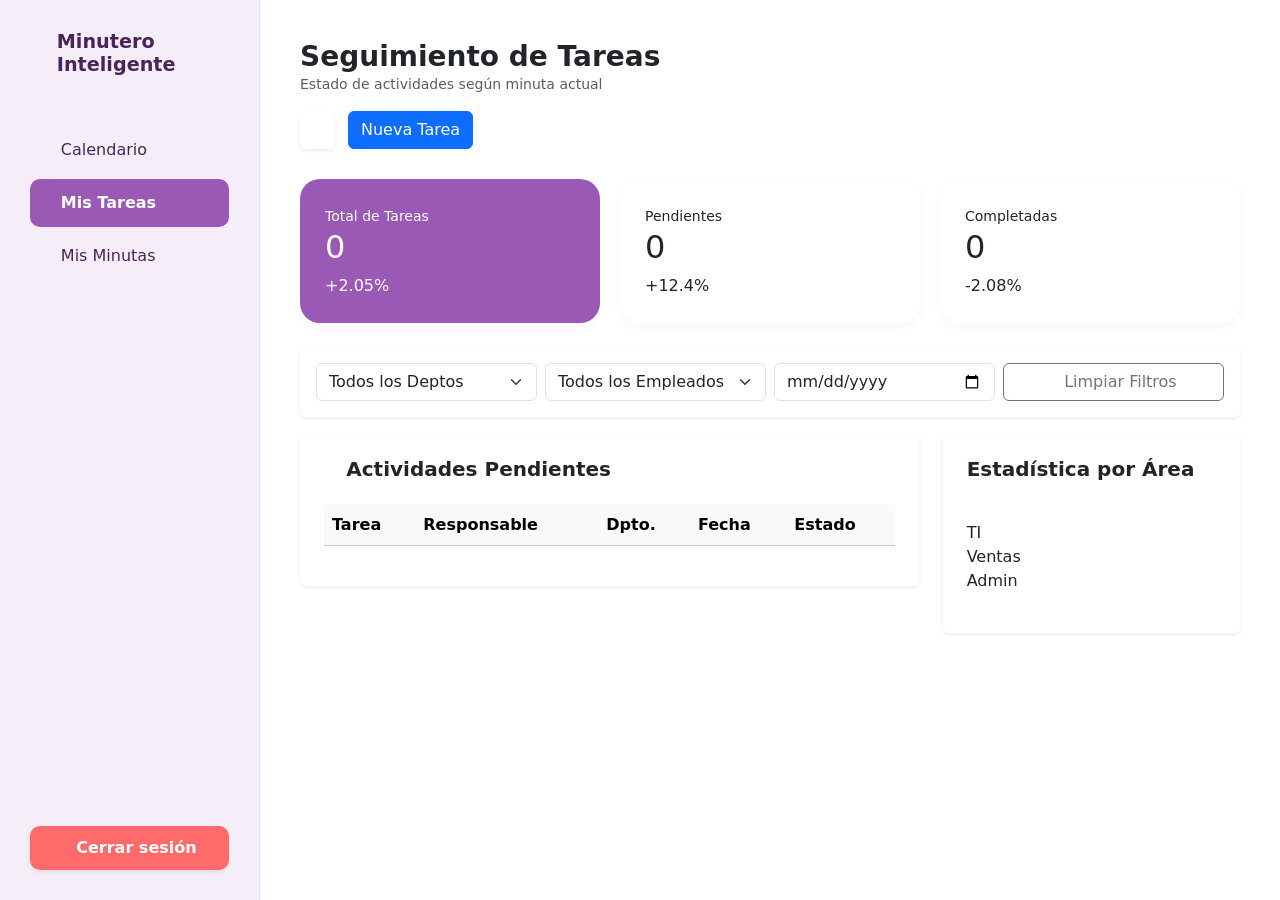
<file: index.html>
<!DOCTYPE html>
<html lang="es">
<head>
    <meta charset="UTF-8">
    <meta name="viewport" content="width=device-width, initial-scale=1.0">
    <title>Dashboard - Minutero Inteligente</title>
    <link href="https://cdn.jsdelivr.net/npm/bootstrap@5.3.0/dist/css/bootstrap.min.css" rel="stylesheet">
    <link rel="stylesheet" href="https://cdnjs.cloudflare.com/ajax/libs/font-awesome/6.0.0/css/all.min.css">
    <link rel="stylesheet" href="css/side-bar.css">
    <link rel="stylesheet" href="css/responsive.css">
    <script src="js/sidebar.js"></script>
    <style>
        body { background:#f5eef8; font-family:'Segoe UI',sans-serif; }
        .dash-wrapper { display:flex; min-height:100vh; }
        .main-content { flex:1; margin-left:260px; padding:30px; }
        /* Reloj */
        .clock-card {
            background: linear-gradient(135deg,#4a235a,#9b59b6);
            border-radius:20px; color:white; padding:28px 32px;
            display:flex; align-items:center; justify-content:space-between;
        }
        #clock-time { font-size:3.2rem; font-weight:700; letter-spacing:2px; }
        #clock-date { font-size:0.95rem; opacity:.8; margin-top:4px; }
        /* Métricas */
        .metric-box {
            background:white; border-radius:16px; padding:22px;
            box-shadow:0 2px 12px rgba(0,0,0,0.06); height:100%;
        }
        .metric-box .num { font-size:2.2rem; font-weight:700; color:#4a235a; }
        .metric-box .label { color:#888; font-size:.85rem; text-transform:uppercase; letter-spacing:.5px; }
        .metric-box .icon-bg {
            width:48px; height:48px; border-radius:12px;
            display:flex; align-items:center; justify-content:center; font-size:1.3rem;
        }
        /* Tabla tareas */
        .section-card { background:white; border-radius:16px; padding:24px; box-shadow:0 2px 12px rgba(0,0,0,0.06); }
        .section-title { font-size:1rem; font-weight:700; color:#4a235a; margin-bottom:16px; }
        .task-row { display:flex; align-items:center; gap:12px; padding:10px 0; border-bottom:1px solid #f5eef8; }
        .task-row:last-child { border-bottom:none; }
        .task-dot { width:10px; height:10px; border-radius:50%; flex-shrink:0; }
        .task-dot.pendiente   { background:#f39c12; }
        .task-dot.completada  { background:#27ae60; }
        .task-dot.en_progreso { background:#3498db; }
        /* Gráfica barras */
        .bar-wrap { display:flex; align-items:flex-end; gap:8px; height:100px; }
        .bar { flex:1; border-radius:6px 6px 0 0; min-width:28px; position:relative; cursor:default; transition:opacity .2s; }
        .bar:hover { opacity:.8; }
        .bar-label { font-size:.7rem; color:#888; text-align:center; margin-top:4px; }
        /* Acceso rápido */
        .quick-btn {
            background:white; border:2px solid #e8daef; border-radius:14px;
            padding:18px; text-align:center; cursor:pointer; transition:all .2s;
            text-decoration:none; color:#4a235a; display:block;
        }
        .quick-btn:hover { border-color:#9b59b6; background:#f5eef8; color:#4a235a; transform:translateY(-2px); }
        .quick-btn i { font-size:1.6rem; color:#9b59b6; display:block; margin-bottom:8px; }
        @media(max-width:991px){ .main-content{ margin-left:0; padding:15px; } }
    </style>
</head>
<body>
<div class="dash-wrapper">
    <app-sidebar></app-sidebar>
    <main class="main-content">

        <!-- Fila superior: Reloj + bienvenida -->
        <div class="row g-3 mb-4">
            <div class="col-lg-6">
                <div class="clock-card">
                    <div>
                        <div id="clock-time">00:00:00</div>
                        <div id="clock-date">—</div>
                    </div>
                    <div class="text-end">
                        <i class="fas fa-clock" style="font-size:3rem;opacity:.3;"></i>
                        <div style="font-size:.85rem;opacity:.7;margin-top:8px;">Morelia, México</div>
                    </div>
                </div>
            </div>
            <div class="col-lg-6">
                <div class="metric-box h-100 d-flex flex-column justify-content-center">
                    <div style="font-size:1.4rem;font-weight:700;color:#4a235a;">
                        ¡Bienvenido! <span id="dash-nombre"></span>
                    </div>
                    <p class="text-muted mb-3" style="font-size:.9rem;">Aquí está el resumen del sistema hoy.</p>
                    <a href="formulario.html" class="btn rounded-pill px-4 fw-bold"
                       style="background:#9b59b6;color:white;border:none;width:fit-content;">
                        <i class="fas fa-plus me-2"></i>Nueva Minuta
                    </a>
                </div>
            </div>
        </div>

        <!-- Métricas -->
        <div class="row g-3 mb-4">
            <div class="col-6 col-lg-3">
                <div class="metric-box">
                    <div class="d-flex justify-content-between align-items-start mb-2">
                        <div class="icon-bg" style="background:#f5eef8;"><i class="fas fa-tasks" style="color:#9b59b6;"></i></div>
                    </div>
                    <div class="num" id="m-total">0</div>
                    <div class="label">Total Tareas</div>
                </div>
            </div>
            <div class="col-6 col-lg-3">
                <div class="metric-box">
                    <div class="d-flex justify-content-between align-items-start mb-2">
                        <div class="icon-bg" style="background:#fff8e1;"><i class="fas fa-hourglass-half" style="color:#f39c12;"></i></div>
                    </div>
                    <div class="num" id="m-pend" style="color:#f39c12;">0</div>
                    <div class="label">Pendientes</div>
                </div>
            </div>
            <div class="col-6 col-lg-3">
                <div class="metric-box">
                    <div class="d-flex justify-content-between align-items-start mb-2">
                        <div class="icon-bg" style="background:#e8f8f0;"><i class="fas fa-check-circle" style="color:#27ae60;"></i></div>
                    </div>
                    <div class="num" id="m-comp" style="color:#27ae60;">0</div>
                    <div class="label">Completadas</div>
                </div>
            </div>
            <div class="col-6 col-lg-3">
                <div class="metric-box">
                    <div class="d-flex justify-content-between align-items-start mb-2">
                        <div class="icon-bg" style="background:#fdecea;"><i class="fas fa-exclamation-circle" style="color:#e74c3c;"></i></div>
                    </div>
                    <div class="num" id="m-venc" style="color:#e74c3c;">0</div>
                    <div class="label">Vencidas</div>
                </div>
            </div>
        </div>

        <!-- Tareas + Gráfica -->
        <div class="row g-3 mb-4">
            <!-- Mis tareas -->
            <div class="col-lg-7">
                <div class="section-card h-100">
                    <div class="d-flex justify-content-between align-items-center mb-3">
                        <div class="section-title mb-0">Tareas Recientes</div>
                        <a href="seguimiento.html" class="btn btn-sm rounded-pill" style="background:#f5eef8;color:#9b59b6;font-size:.8rem;">Ver todas</a>
                    </div>
                    <div id="dash-tareas">
                        <p class="text-muted text-center py-3">Cargando tareas...</p>
                    </div>
                </div>
            </div>

            <!-- Gráfica por departamento -->
            <div class="col-lg-5">
                <div class="section-card h-100">
                    <div class="section-title">Tareas por Departamento</div>
                    <div class="bar-wrap" id="grafica-barras"></div>
                    <div class="d-flex gap-2 flex-wrap mt-1" id="grafica-labels"></div>
                    <hr style="border-color:#f5eef8;">
                    <div class="section-title mt-2">Minutas Recientes</div>
                    <div id="dash-minutas"><p class="text-muted small">Cargando...</p></div>
                </div>
            </div>
        </div>

        <!-- Acceso rápido -->
        <div class="section-card">
            <div class="section-title">Acceso Rápido</div>
            <div class="row g-3">
                <div class="col-6 col-md-3">
                    <a href="formulario.html" class="quick-btn">
                        <i class="fas fa-file-signature"></i>Nueva Minuta
                    </a>
                </div>
                <div class="col-6 col-md-3">
                    <a href="seguimiento.html" class="quick-btn">
                        <i class="fas fa-tasks"></i>Seguimiento
                    </a>
                </div>
                <div class="col-6 col-md-3">
                    <a href="calendario.html" class="quick-btn">
                        <i class="fas fa-calendar-alt"></i>Calendario
                    </a>
                </div>
                <div class="col-6 col-md-3">
                    <a href="nuevo_usuario.html" class="quick-btn">
                        <i class="fas fa-user-plus"></i>Nuevo Usuario
                    </a>
                </div>
            </div>
        </div>

    </main>
</div>
<script src="https://cdn.jsdelivr.net/npm/bootstrap@5.3.0/dist/js/bootstrap.bundle.min.js"></script>
<script src="js/script_dashboard.js"></script>
</body>
</html>
</file>
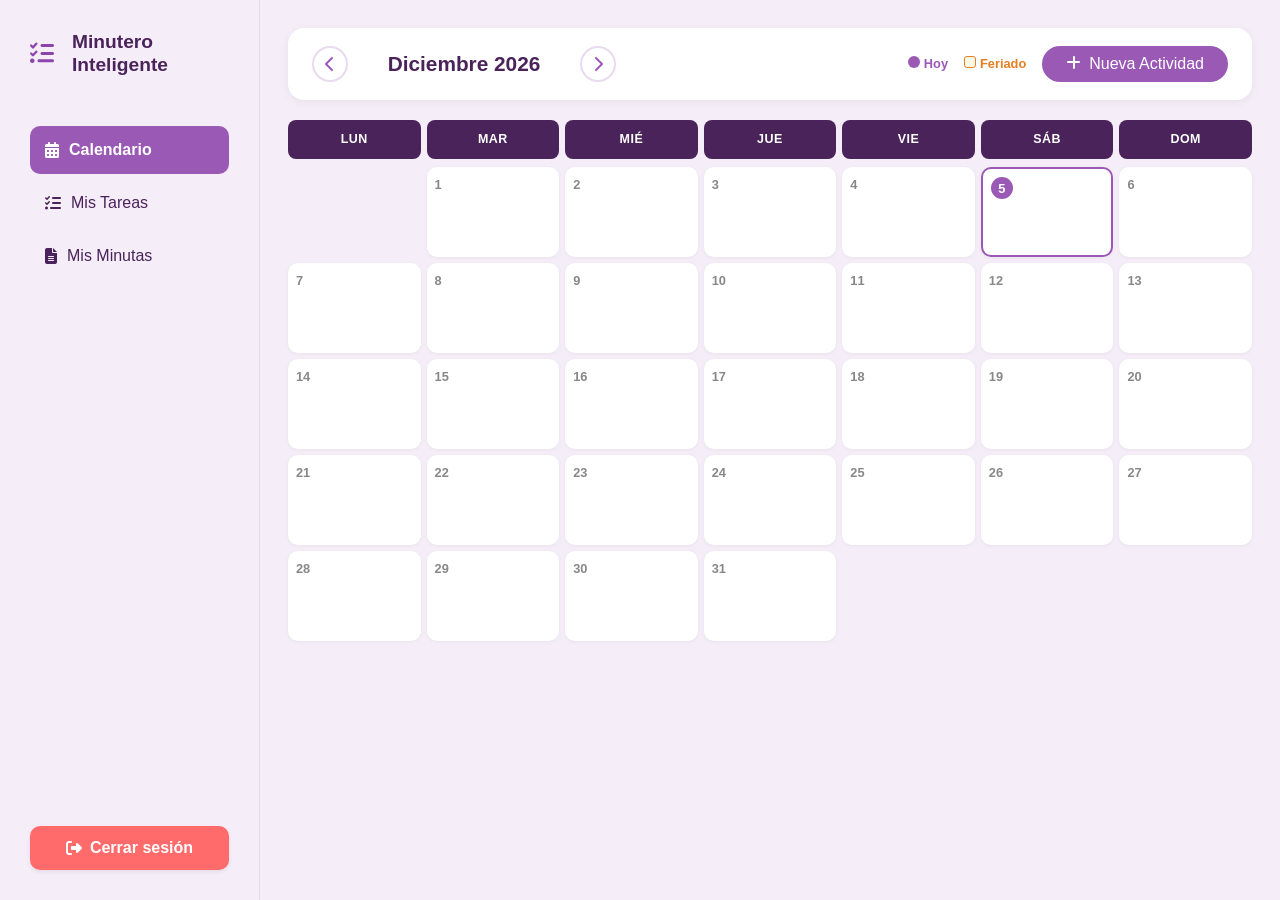
<file: calendario.html>
<!DOCTYPE html>
<html lang="es">
<head>
    <meta charset="UTF-8">
    <meta name="viewport" content="width=device-width, initial-scale=1.0">
    <title>Calendario - Minutero Inteligente</title>
    <link href="https://cdn.jsdelivr.net/npm/bootstrap@5.3.0/dist/css/bootstrap.min.css" rel="stylesheet">
    <link rel="stylesheet" href="https://cdnjs.cloudflare.com/ajax/libs/font-awesome/6.4.0/css/all.min.css">
    <link rel="stylesheet" href="css/side-bar.css">
    <link rel="stylesheet" href="css/responsive.css">
    <script src="js/sidebar.js"></script>
    <style>
        body { background:#f5eef8; font-family:'Segoe UI',sans-serif; }
        .cal-wrapper { display:flex; min-height:100vh; }
        .main-content { flex:1; margin-left:260px; padding:28px; }
        .cal-header {
            background:white; border-radius:16px; padding:18px 24px;
            display:flex; align-items:center; justify-content:space-between;
            box-shadow:0 2px 10px rgba(0,0,0,0.06); margin-bottom:20px;
        }
        .cal-title { font-size:1.3rem; font-weight:700; color:#4a235a; min-width:200px; text-align:center; }
        .btn-nav {
            width:36px; height:36px; border-radius:50%; border:2px solid #e8daef;
            background:white; color:#9b59b6; cursor:pointer; display:flex;
            align-items:center; justify-content:center; transition:all .2s;
        }
        .btn-nav:hover { background:#9b59b6; color:white; border-color:#9b59b6; }
        /* Grid 7 cols */
        .cal-grid {
            display:grid; grid-template-columns:repeat(7,1fr); gap:6px;
        }
        .day-header {
            background:#4a235a; color:white; text-align:center;
            padding:10px 4px; border-radius:8px; font-size:.78rem;
            font-weight:600; letter-spacing:.5px;
        }
        .cal-day {
            background:white; border-radius:10px; min-height:90px;
            padding:8px; position:relative;
            box-shadow:0 1px 4px rgba(0,0,0,0.05);
            transition:box-shadow .2s;
        }
        .cal-day:hover { box-shadow:0 4px 12px rgba(155,89,182,.2); }
        .cal-day.empty { background:transparent; box-shadow:none; }
        .cal-day.today { border:2px solid #9b59b6; }
        .cal-day.feriado { background:#fef9e7; }
        .day-num {
            font-size:.8rem; font-weight:600; color:#888;
            margin-bottom:4px; display:block;
        }
        .cal-day.today .day-num { color:#9b59b6; font-size:.95rem; }
        .today-badge {
            background:#9b59b6; color:white; border-radius:50%;
            width:22px; height:22px; display:inline-flex; align-items:center;
            justify-content:center; font-size:.8rem; font-weight:700;
        }
        .task-pill {
            font-size:.7rem; padding:2px 7px; border-radius:20px;
            margin-bottom:3px; cursor:pointer; white-space:nowrap;
            overflow:hidden; text-overflow:ellipsis; max-width:100%;
            display:block; transition:opacity .2s;
        }
        .task-pill:hover { opacity:.8; }
        .task-pill.pendiente  { background:#fef3cd; color:#856404; }
        .task-pill.completada { background:#d1e7dd; color:#0f5132; }
        .task-pill.en_progreso{ background:#cff4fc; color:#055160; }
        .feriado-label { font-size:.65rem; color:#e67e22; font-weight:600; }
        @media(max-width:991px){
            .main-content{ margin-left:0; padding:12px; }
            .cal-grid{ grid-template-columns:repeat(7,1fr); gap:3px; }
            .cal-day{ min-height:60px; padding:4px; }
        }
    </style>
</head>
<body>
<div class="cal-wrapper">
    <app-sidebar></app-sidebar>
    <main class="main-content">

        <div class="cal-header">
            <div class="d-flex align-items-center gap-3">
                <button class="btn-nav" id="prevMonth"><i class="fas fa-chevron-left"></i></button>
                <div class="cal-title" id="currentMonth"></div>
                <button class="btn-nav" id="nextMonth"><i class="fas fa-chevron-right"></i></button>
            </div>
            <div class="d-flex align-items-center gap-3">
                <span id="legend-hoy" style="font-size:.8rem;color:#9b59b6;font-weight:600;">
                    <span style="display:inline-block;width:12px;height:12px;background:#9b59b6;border-radius:50%;margin-right:4px;"></span>Hoy
                </span>
                <span style="font-size:.8rem;color:#e67e22;font-weight:600;">
                    <span style="display:inline-block;width:12px;height:12px;background:#fef9e7;border:1px solid #e67e22;border-radius:3px;margin-right:4px;"></span>Feriado
                </span>
                <button class="btn btn-primary rounded-pill px-4" data-bs-toggle="modal" data-bs-target="#modalTarea"
                        style="background:#9b59b6;border:none;">
                    <i class="fas fa-plus me-2"></i>Nueva Actividad
                </button>
            </div>
        </div>

        <!-- Días de la semana -->
        <div class="cal-grid mb-2">
            <div class="day-header">LUN</div><div class="day-header">MAR</div>
            <div class="day-header">MIÉ</div><div class="day-header">JUE</div>
            <div class="day-header">VIE</div><div class="day-header">SÁB</div>
            <div class="day-header">DOM</div>
        </div>

        <div class="cal-grid" id="calendarGrid"></div>

    </main>
</div>

<!-- Modal nueva tarea -->
<div class="modal fade" id="modalTarea" tabindex="-1">
    <div class="modal-dialog modal-dialog-centered">
        <div class="modal-content border-0 shadow-lg">
            <div class="modal-header text-white" style="background:#9b59b6;">
                <h5 class="modal-title"><i class="fas fa-calendar-plus me-2"></i>Programar Actividad</h5>
                <button type="button" class="btn-close btn-close-white" data-bs-dismiss="modal"></button>
            </div>
            <div class="modal-body p-4">
                <div class="mb-3">
                    <label class="form-label fw-bold">¿Qué se debe hacer?</label>
                    <input type="text" class="form-control" id="tituloTarea" placeholder="Ej: Revisión de avances" required>
                </div>
                <div class="row">
                    <div class="col-md-6 mb-3">
                        <label class="form-label fw-bold">Responsable</label>
                        <input type="text" class="form-control" id="responsableTarea" placeholder="Nombre del responsable">
                    </div>
                    <div class="col-md-6 mb-3">
                        <label class="form-label fw-bold">Departamento</label>
                        <select class="form-select" id="departamentoTarea">
                            <option value="TI">TI</option>
                            <option value="Ventas">Ventas</option>
                            <option value="Administración">Administración</option>
                            <option value="Dirección General">Dirección General</option>
                            <option value="Recursos Humanos">Recursos Humanos</option>
                        </select>
                    </div>
                </div>
                <div class="mb-3">
                    <label class="form-label fw-bold">Fecha</label>
                    <input type="date" class="form-control" id="fechaTarea" required>
                </div>
            </div>
            <div class="modal-footer border-0">
                <button type="button" class="btn btn-light rounded-pill" data-bs-dismiss="modal">Cancelar</button>
                <button type="button" class="btn rounded-pill px-4" onclick="guardarTarea()"
                        style="background:#9b59b6;color:white;border:none;">
                    <i class="fas fa-save me-2"></i>Guardar
                </button>
            </div>
        </div>
    </div>
</div>

<script src="https://cdn.jsdelivr.net/npm/bootstrap@5.3.0/dist/js/bootstrap.bundle.min.js"></script>
<script src="js/script_calendario.js"></script>
</body>
</html>
</file>
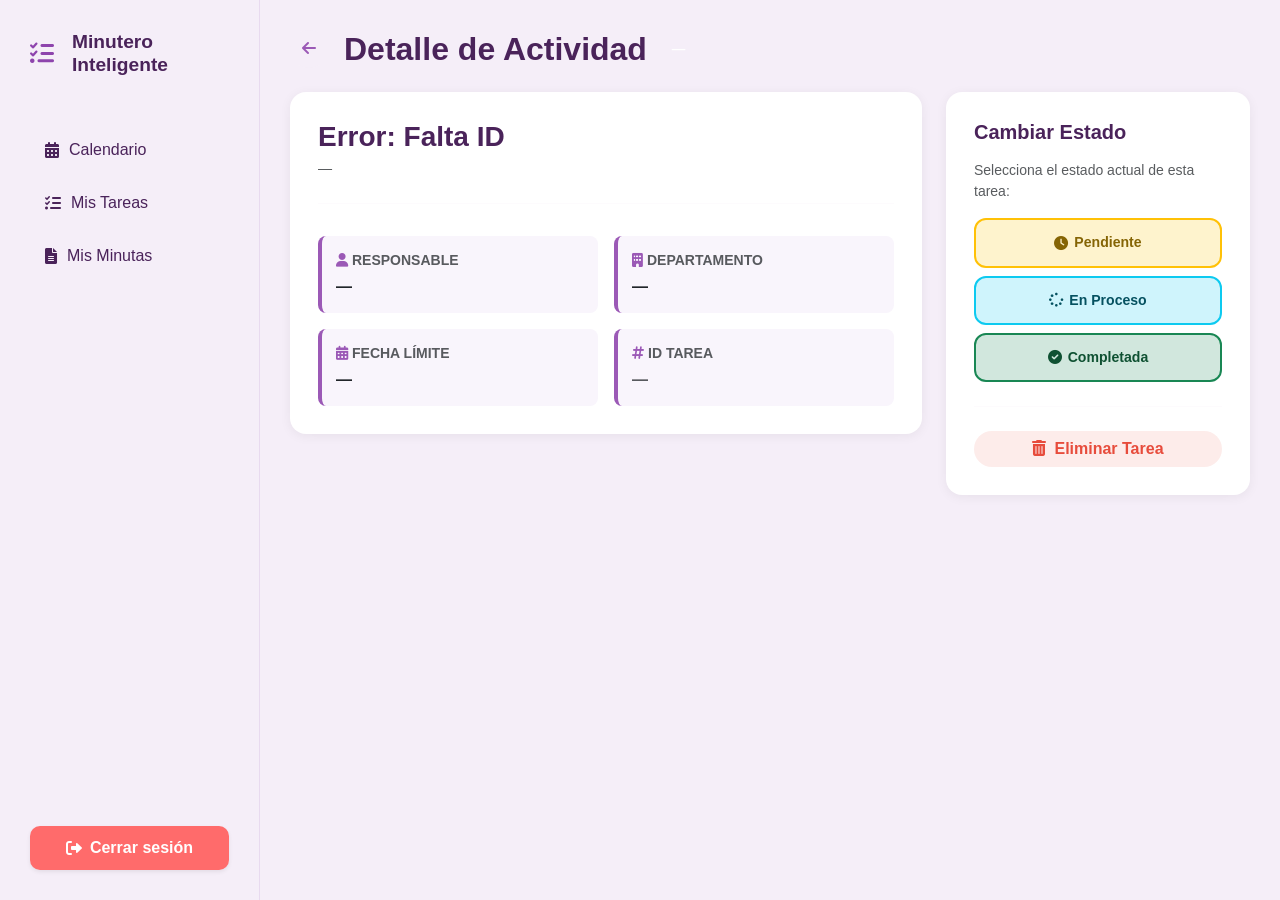
<file: detalle_tarea.html>
<!DOCTYPE html>
<html lang="es">
<head>
    <meta charset="UTF-8">
    <meta name="viewport" content="width=device-width, initial-scale=1.0">
    <title>Detalle de Tarea - Minutero</title>
    <link href="https://cdn.jsdelivr.net/npm/bootstrap@5.3.0/dist/css/bootstrap.min.css" rel="stylesheet">
    <link rel="stylesheet" href="https://cdnjs.cloudflare.com/ajax/libs/font-awesome/6.0.0/css/all.min.css">
    <link rel="stylesheet" href="css/side-bar.css">
    <link rel="stylesheet" href="css/responsive.css">
    <script src="js/sidebar.js"></script>
    <style>
        body { background:#f5eef8; font-family:'Segoe UI',sans-serif; }
        .det-wrapper { display:flex; min-height:100vh; }
        .main-content { flex:1; margin-left:260px; padding:30px; }
        .detail-card  { background:white; border-radius:16px; padding:28px; box-shadow:0 2px 12px rgba(0,0,0,0.06); }
        .info-box     { background:#f9f5fc; border-left:4px solid #9b59b6; border-radius:8px; padding:14px; }
        /* Botones de estado */
        .estado-btn {
            flex:1; padding:12px 8px; border-radius:12px; border:2px solid transparent;
            font-weight:600; font-size:.88rem; cursor:pointer; transition:all .2s;
            display:flex; align-items:center; justify-content:center; gap:6px;
        }
        .estado-btn.pendiente   { background:#fef3cd; color:#856404; border-color:#ffc107; }
        .estado-btn.en_progreso { background:#cff4fc; color:#055160; border-color:#0dcaf0; }
        .estado-btn.completada  { background:#d1e7dd; color:#0f5132; border-color:#198754; }
        .estado-btn.active      { transform:scale(1.04); box-shadow:0 4px 12px rgba(0,0,0,0.12); }
        .estado-btn:hover:not(.active) { opacity:.8; }
        @media(max-width:991px){ .main-content{ margin-left:0; padding:14px; } }
    </style>
</head>
<body>
<div class="det-wrapper">
    <app-sidebar></app-sidebar>
    <main class="main-content">

        <div class="d-flex align-items-center gap-3 mb-4">
            <button onclick="window.location.href='seguimiento.html'"
                    style="background:#f5eef8;border:none;border-radius:50%;width:38px;height:38px;color:#9b59b6;cursor:pointer;">
                <i class="fas fa-arrow-left"></i>
            </button>
            <h2 class="fw-bold mb-0" style="color:#4a235a;">Detalle de Actividad</h2>
            <span class="badge rounded-pill" id="dt-estado" style="font-size:.85rem;">—</span>
        </div>

        <div class="row g-4">
            <!-- Info principal -->
            <div class="col-md-8">
                <div class="detail-card">
                    <h3 class="fw-bold mb-1" id="dt-titulo" style="color:#4a235a;">Cargando...</h3>
                    <p class="text-muted mb-4" style="font-size:.88rem;" id="dt-descripcion">—</p>
                    <hr style="border-color:#f5eef8;">
                    <div class="row g-3 mt-1">
                        <div class="col-sm-6">
                            <div class="info-box">
                                <div class="text-muted small fw-bold text-uppercase mb-1">
                                    <i class="fas fa-user me-1" style="color:#9b59b6;"></i>Responsable
                                </div>
                                <div class="fw-semibold" id="dt-responsable">—</div>
                            </div>
                        </div>
                        <div class="col-sm-6">
                            <div class="info-box">
                                <div class="text-muted small fw-bold text-uppercase mb-1">
                                    <i class="fas fa-building me-1" style="color:#9b59b6;"></i>Departamento
                                </div>
                                <div class="fw-semibold" id="dt-departamento">—</div>
                            </div>
                        </div>
                        <div class="col-sm-6">
                            <div class="info-box">
                                <div class="text-muted small fw-bold text-uppercase mb-1">
                                    <i class="fas fa-calendar-alt me-1" style="color:#9b59b6;"></i>Fecha Límite
                                </div>
                                <div class="fw-semibold" id="dt-fecha">—</div>
                            </div>
                        </div>
                        <div class="col-sm-6">
                            <div class="info-box">
                                <div class="text-muted small fw-bold text-uppercase mb-1">
                                    <i class="fas fa-hashtag me-1" style="color:#9b59b6;"></i>ID Tarea
                                </div>
                                <div class="fw-semibold text-muted" id="dt-id">—</div>
                            </div>
                        </div>
                    </div>
                </div>
            </div>

            <!-- Panel de acciones -->
            <div class="col-md-4">
                <div class="detail-card">
                    <h5 class="fw-bold mb-3" style="color:#4a235a;">Cambiar Estado</h5>
                    <p class="text-muted small mb-3">Selecciona el estado actual de esta tarea:</p>

                    <div class="d-flex flex-column gap-2 mb-4">
                        <button class="estado-btn pendiente"   id="btn-pendiente"   onclick="cambiarEstado('pendiente')">
                            <i class="fas fa-clock"></i> Pendiente
                        </button>
                        <button class="estado-btn en_progreso" id="btn-en_progreso" onclick="cambiarEstado('en_progreso')">
                            <i class="fas fa-spinner"></i> En Proceso
                        </button>
                        <button class="estado-btn completada"  id="btn-completada"  onclick="cambiarEstado('completada')">
                            <i class="fas fa-check-circle"></i> Completada
                        </button>
                    </div>

                    <hr style="border-color:#f5eef8;">

                    <button class="btn w-100 rounded-pill fw-bold mt-2" id="btnEliminar"
                            style="background:#fdecea;color:#e74c3c;border:none;">
                        <i class="fas fa-trash-alt me-2"></i>Eliminar Tarea
                    </button>
                </div>
            </div>
        </div>

    </main>
</div>
<script src="https://cdn.jsdelivr.net/npm/bootstrap@5.3.0/dist/js/bootstrap.bundle.min.js"></script>
<script src="js/script_detalle_tarea.js"></script>
</body>
</html>
</file>
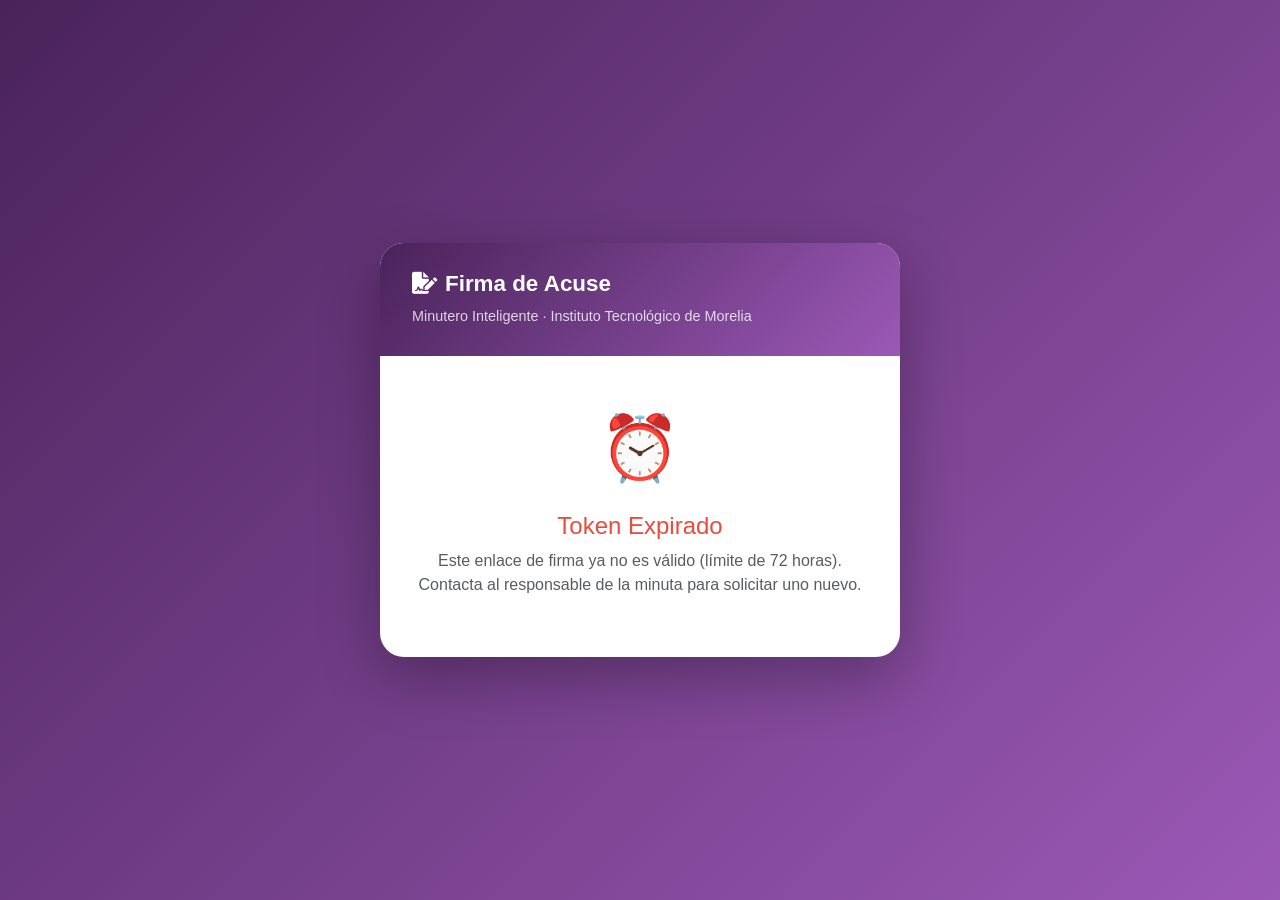
<file: firmar_minuta.html>
<!DOCTYPE html>
<html lang="es">
<head>
    <meta charset="UTF-8">
    <meta name="viewport" content="width=device-width, initial-scale=1.0">
    <title>Firmar Minuta - Minutero Inteligente</title>
    <link href="https://cdn.jsdelivr.net/npm/bootstrap@5.3.0/dist/css/bootstrap.min.css" rel="stylesheet">
    <link rel="stylesheet" href="https://cdnjs.cloudflare.com/ajax/libs/font-awesome/6.0.0/css/all.min.css">
    <style>
        body { background:linear-gradient(135deg,#4a235a 0%,#9b59b6 100%); min-height:100vh; font-family:'Segoe UI',sans-serif; display:flex; align-items:center; justify-content:center; padding:20px; }
        .firma-card { background:white; border-radius:24px; max-width:520px; width:100%; overflow:hidden; box-shadow:0 20px 60px rgba(0,0,0,.3); }
        .card-header-firma { background:linear-gradient(135deg,#4a235a,#9b59b6); padding:28px 32px; color:white; }
        .card-header-firma h2 { margin:0; font-size:1.4rem; font-weight:700; }
        .card-header-firma p  { margin:8px 0 0; opacity:.8; font-size:.9rem; }
        .card-body-firma { padding:28px 32px; }
        /* Steps */
        .steps { display:flex; justify-content:space-between; margin-bottom:28px; position:relative; }
        .steps::before { content:''; position:absolute; top:16px; left:12%; right:12%; height:2px; background:#e8daef; z-index:0; }
        .step { display:flex; flex-direction:column; align-items:center; gap:6px; z-index:1; }
        .step-circle { width:32px; height:32px; border-radius:50%; border:2px solid #e8daef; background:white; display:flex; align-items:center; justify-content:center; font-size:.8rem; font-weight:700; color:#aaa; transition:all .3s; }
        .step.active   .step-circle { border-color:#9b59b6; background:#9b59b6; color:white; }
        .step.done     .step-circle { border-color:#27ae60; background:#27ae60; color:white; }
        .step-label { font-size:.72rem; color:#aaa; font-weight:600; text-align:center; }
        .step.active .step-label { color:#9b59b6; }
        .step.done   .step-label { color:#27ae60; }
        /* Info box */
        .info-reunion { background:#f9f5fc; border-radius:12px; padding:16px 20px; margin-bottom:20px; border-left:4px solid #9b59b6; }
        .info-reunion .label { font-size:.75rem; color:#888; text-transform:uppercase; letter-spacing:.5px; }
        .info-reunion .valor { font-size:.95rem; font-weight:600; color:#4a235a; }
        /* Cámara */
        .cam-container { background:#1a1a2e; border-radius:12px; overflow:hidden; position:relative; margin-bottom:16px; }
        #camVideo { width:100%; display:block; }
        .cam-overlay { position:absolute; inset:0; display:flex; flex-direction:column; align-items:center; justify-content:center; background:rgba(74,35,90,.85); color:white; }
        .cam-overlay .icon { font-size:3rem; margin-bottom:12px; }
        .cam-badge { position:absolute; top:10px; right:10px; background:rgba(231,76,60,.9); color:white; font-size:.72rem; padding:3px 10px; border-radius:20px; font-weight:700; }
        .cam-badge.ok { background:rgba(39,174,96,.9); }
        /* Botones */
        .btn-firma { background:linear-gradient(135deg,#4a235a,#9b59b6); color:white; border:none; padding:13px 28px; border-radius:25px; font-weight:700; font-size:1rem; width:100%; transition:all .2s; }
        .btn-firma:hover { transform:translateY(-2px); box-shadow:0 6px 20px rgba(155,89,182,.4); }
        .btn-firma:disabled { opacity:.5; transform:none; box-shadow:none; }
        /* Estados */
        #panelCargando, #panelExpirado, #panelYaFirmado, #panelFirmado { display:none; }
        .estado-icon { font-size:4rem; margin-bottom:16px; }
        .token-display { font-size:2rem; font-weight:700; letter-spacing:8px; color:#4a235a; background:#f5eef8; padding:16px; border-radius:12px; text-align:center; margin:16px 0; }
    </style>
</head>
<body>
<div class="firma-card">
    <div class="card-header-firma">
        <h2><i class="fas fa-file-signature me-2"></i>Firma de Acuse</h2>
        <p>Minutero Inteligente · Instituto Tecnológico de Morelia</p>
    </div>
    <div class="card-body-firma">

        <!-- Cargando -->
        <div id="panelCargando" style="display:block; text-align:center; padding:30px 0;">
            <i class="fas fa-spinner fa-spin fa-2x" style="color:#9b59b6;"></i>
            <p class="mt-3 text-muted">Verificando token...</p>
        </div>

        <!-- Token expirado -->
        <div id="panelExpirado">
            <div class="text-center py-3">
                <div class="estado-icon">⏰</div>
                <h4 style="color:#e74c3c;">Token Expirado</h4>
                <p class="text-muted">Este enlace de firma ya no es válido (límite de 72 horas). Contacta al responsable de la minuta para solicitar uno nuevo.</p>
            </div>
        </div>

        <!-- Ya firmado -->
        <div id="panelYaFirmado">
            <div class="text-center py-3">
                <div class="estado-icon">✅</div>
                <h4 style="color:#27ae60;">Ya Firmado</h4>
                <p class="text-muted">Tu firma ya fue registrada anteriormente para esta minuta.</p>
            </div>
        </div>

        <!-- Formulario de firma -->
        <div id="panelFirma">
            <!-- Steps -->
            <div class="steps">
                <div class="step active" id="step1"><div class="step-circle">1</div><div class="step-label">Verificar</div></div>
                <div class="step"        id="step2"><div class="step-circle">2</div><div class="step-label">Cámara</div></div>
                <div class="step"        id="step3"><div class="step-circle">3</div><div class="step-label">Firmar</div></div>
            </div>

            <!-- Info de la reunión -->
            <div class="info-reunion">
                <div class="row g-2">
                    <div class="col-6">
                        <div class="label">Participante</div>
                        <div class="valor" id="fi-nombre">—</div>
                    </div>
                    <div class="col-6">
                        <div class="label">Minuta #</div>
                        <div class="valor" id="fi-id">—</div>
                    </div>
                    <div class="col-6">
                        <div class="label">Reunión</div>
                        <div class="valor" id="fi-lugar">—</div>
                    </div>
                    <div class="col-6">
                        <div class="label">Fecha</div>
                        <div class="valor" id="fi-fecha">—</div>
                    </div>
                    <div class="col-12">
                        <div class="label">Válido hasta</div>
                        <div class="valor" id="fi-expira" style="color:#e67e22;">—</div>
                    </div>
                </div>
            </div>

            <!-- PASO 1: Verificar identidad con cámara -->
            <div id="paso1">
                <h6 class="fw-bold mb-3" style="color:#4a235a;"><i class="fas fa-camera me-2" style="color:#9b59b6;"></i>Verificación de Identidad</h6>
                <div class="cam-container">
                    <video id="camVideo" autoplay playsinline></video>
                    <div class="cam-overlay" id="camOverlay">
                        <div class="icon">📷</div>
                        <p class="mb-3" style="font-size:.9rem;">Verificación facial requerida</p>
                        <button class="btn btn-sm rounded-pill px-4" onclick="activarCamara()"
                                style="background:#9b59b6;color:white;border:none;font-weight:600;">
                            <i class="fas fa-camera me-2"></i>Activar Cámara
                        </button>
                    </div>
                    <div class="cam-badge" id="camBadge">EN DESARROLLO</div>
                </div>
                <div id="camStatus" class="text-muted small mb-3" style="display:none;">
                    <i class="fas fa-info-circle me-1" style="color:#9b59b6;"></i>
                    Sistema de verificación facial en desarrollo. Puedes continuar sin verificación.
                </div>
                <button class="btn-firma" id="btnSiguiente" onclick="irPaso2()" style="display:none;">
                    Continuar <i class="fas fa-arrow-right ms-2"></i>
                </button>
                <button class="btn btn-outline-secondary w-100 rounded-pill mt-2" onclick="irPaso2()" style="font-size:.88rem;">
                    <i class="fas fa-forward me-2"></i>Continuar sin verificación facial
                </button>
            </div>

            <!-- PASO 2: Confirmar y firmar -->
            <div id="paso2" style="display:none;">
                <h6 class="fw-bold mb-2" style="color:#4a235a;"><i class="fas fa-pen-nib me-2" style="color:#9b59b6;"></i>Confirmar Firma</h6>
                <p class="text-muted small mb-3">Al hacer clic en "Registrar Firma" confirmas que:</p>
                <ul class="small text-muted mb-4" style="padding-left:20px;">
                    <li>Has recibido y leído la minuta de reunión.</li>
                    <li>Eres la persona indicada en el documento.</li>
                    <li>Tu firma queda registrada con fecha y hora.</li>
                </ul>
                <div id="camVerifBadge" style="display:none;" class="alert alert-success py-2 small mb-3">
                    <i class="fas fa-check-circle me-1"></i>Cámara activada (verificación en desarrollo)
                </div>
                <button class="btn-firma" id="btnFirmar" onclick="registrarFirma()">
                    <i class="fas fa-signature me-2"></i>Registrar Firma
                </button>
            </div>
        </div>

        <!-- Firma exitosa -->
        <div id="panelFirmado">
            <div class="text-center py-3">
                <div class="estado-icon">🎉</div>
                <h4 style="color:#27ae60;">¡Firma Registrada!</h4>
                <p class="text-muted mb-3">Tu acuse de recibo ha sido registrado correctamente en el sistema.</p>
                <div style="background:#f9f5fc;border-radius:12px;padding:16px;border-left:4px solid #27ae60;">
                    <div style="font-size:.8rem;color:#888;">Firmado como</div>
                    <div style="font-weight:700;color:#4a235a;" id="firmadoNombre">—</div>
                    <div style="font-size:.8rem;color:#888;margin-top:4px;">Fecha y hora: <span id="firmadoFecha">—</span></div>
                </div>
                <p class="text-muted small mt-3">Puedes cerrar esta ventana.</p>
            </div>
        </div>

    </div>
</div>

<script>
const params    = new URLSearchParams(window.location.search);
const TOKEN     = params.get('token') || '';
let   camaraOk  = false;
let   datosToken = null;

async function init() {
    if (!TOKEN) { mostrar('panelExpirado'); return; }
    mostrar('panelCargando');
    try {
        const res  = await fetch(`php/validar_firma.php?token=${TOKEN}`);
        const data = await res.json();
        if (!data.exito) {
            if (data.ya_firmado) mostrar('panelYaFirmado');
            else mostrar('panelExpirado');
            return;
        }
        datosToken = data.datos;
        // Rellenar info
        document.getElementById('fi-nombre').textContent = data.datos.nombre;
        document.getElementById('fi-id').textContent     = data.datos.id_minuta;
        document.getElementById('fi-lugar').textContent  = data.datos.lugar;
        document.getElementById('fi-fecha').textContent  = data.datos.fecha;
        document.getElementById('fi-expira').textContent = new Date(data.datos.fecha_expiracion)
            .toLocaleString('es-MX',{dateStyle:'medium',timeStyle:'short'});
        mostrar('panelFirma');
    } catch {
        mostrar('panelExpirado');
    }
}

async function activarCamara() {
    try {
        const stream = await navigator.mediaDevices.getUserMedia({video:true});
        document.getElementById('camVideo').srcObject = stream;
        document.getElementById('camOverlay').style.display = 'none';
        document.getElementById('camStatus').style.display  = 'block';
        document.getElementById('camBadge').textContent = 'EN DESARROLLO';
        document.getElementById('camBadge').classList.add('ok');
        document.getElementById('btnSiguiente').style.display = 'block';
        camaraOk = true;
    } catch {
        alert('No se pudo acceder a la cámara. Continúa sin verificación facial.');
    }
}

function irPaso2() {
    document.getElementById('paso1').style.display = 'none';
    document.getElementById('paso2').style.display = 'block';
    // Detener cámara si estaba activa
    const video = document.getElementById('camVideo');
    if (video.srcObject) { video.srcObject.getTracks().forEach(t => t.stop()); }
    if (camaraOk) document.getElementById('camVerifBadge').style.display = 'block';
    // Steps
    document.getElementById('step1').classList.replace('active','done');
    document.getElementById('step2').classList.add('active');
}

async function registrarFirma() {
    const btn = document.getElementById('btnFirmar');
    btn.disabled = true;
    btn.innerHTML = '<i class="fas fa-spinner fa-spin me-2"></i>Registrando...';
    try {
        const res  = await fetch('php/validar_firma.php', {
            method:'POST', headers:{'Content-Type':'application/json'},
            body: JSON.stringify({token: TOKEN, camara: camaraOk})
        });
        const data = await res.json();
        if (data.exito) {
            document.getElementById('firmadoNombre').textContent = data.nombre;
            document.getElementById('firmadoFecha').textContent  = new Date().toLocaleString('es-MX');
            document.getElementById('step2').classList.replace('active','done');
            document.getElementById('step3').classList.add('active','done');
            mostrar('panelFirmado');
        } else {
            alert('Error: ' + data.mensaje);
            btn.disabled = false;
            btn.innerHTML = '<i class="fas fa-signature me-2"></i>Registrar Firma';
        }
    } catch {
        alert('Error de conexión.'); btn.disabled=false;
        btn.innerHTML='<i class="fas fa-signature me-2"></i>Registrar Firma';
    }
}

function mostrar(id) {
    ['panelCargando','panelExpirado','panelYaFirmado','panelFirma','panelFirmado']
        .forEach(p => document.getElementById(p).style.display = p===id ? 'block' : 'none');
}

document.addEventListener('DOMContentLoaded', init);
</script>
</body>
</html>
</file>
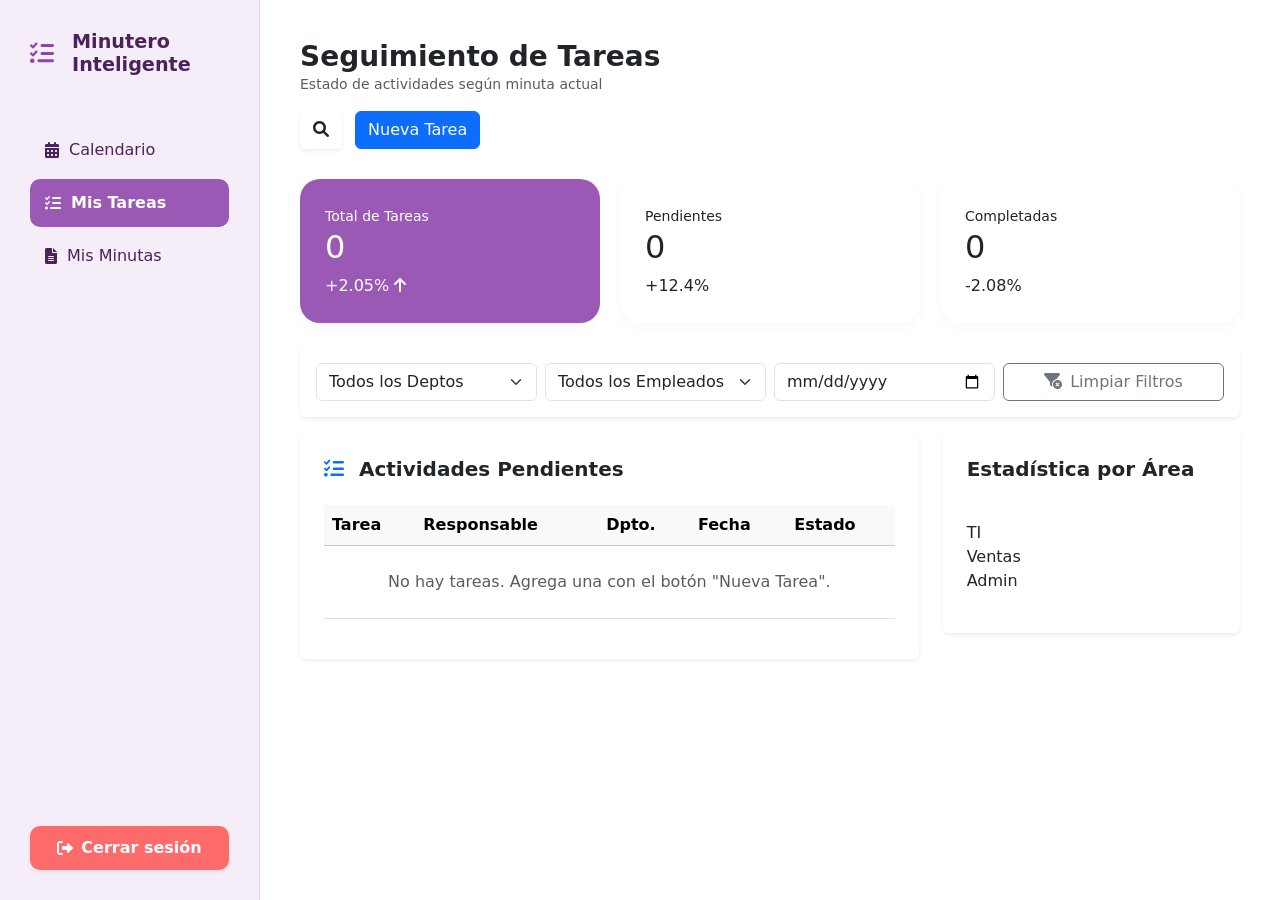
<file: gestion_usuarios.html>
<!DOCTYPE html>
<html lang="es">
<head>
    <meta charset="UTF-8">
    <meta name="viewport" content="width=device-width, initial-scale=1.0">
    <title>Catálogo de Usuarios - Minutero</title>
    <link href="https://cdn.jsdelivr.net/npm/bootstrap@5.3.0/dist/css/bootstrap.min.css" rel="stylesheet">
    <link rel="stylesheet" href="https://cdnjs.cloudflare.com/ajax/libs/font-awesome/6.0.0/css/all.min.css">
    <link rel="stylesheet" href="css/side-bar.css">
    <link rel="stylesheet" href="css/responsive.css">
    <script src="js/sidebar.js"></script>
    <style>
        body { background:#f5eef8; font-family:'Segoe UI',sans-serif; }
        .cat-wrapper { display:flex; min-height:100vh; }
        .main-content { flex:1; margin-left:260px; padding:30px; }
        .catalogo-grid { display:flex; flex-wrap:wrap; gap:22px; padding:10px 0 30px; }
        /* Tarjeta normal */
        .user-card-cat {
            width:210px; background:white; border-radius:16px; padding:22px 16px;
            text-align:center; box-shadow:0 2px 10px rgba(0,0,0,.07);
            transition:transform .2s; position:relative;
        }
        .user-card-cat:hover { transform:translateY(-4px); }
        .avatar-cat { width:86px; height:86px; border-radius:50%; object-fit:cover; margin-bottom:10px; border:3px solid #e8daef; }
        .badge-rol { font-size:.73rem; padding:3px 10px; border-radius:20px; background:#f5eef8; color:#8e44ad; margin-bottom:12px; display:inline-block; }
        .btn-ver { background:#9b59b6; color:white; border:none; padding:7px 18px; border-radius:20px; text-decoration:none; font-size:.83rem; transition:background .2s; cursor:pointer; }
        .btn-ver:hover { background:#8e44ad; color:white; }
        /* ── TARJETA SESIÓN ACTIVA ── */
        .user-card-cat.es-sesion {
            border:2px solid #e74c3c;
            box-shadow:0 4px 18px rgba(231,76,60,.2);
        }
        .yo-badge {
            position:absolute; top:-10px; left:50%; transform:translateX(-50%);
            background:#e74c3c; color:white; font-size:.72rem; font-weight:700;
            padding:3px 12px; border-radius:20px; white-space:nowrap;
            box-shadow:0 2px 8px rgba(231,76,60,.4);
        }
        .avatar-sesion { border-color:#e74c3c !important; }
        .text-sesion   { color:#c0392b !important; }
        .badge-sesion  { background:#fdecea !important; color:#c0392b !important; font-weight:700; }
        .btn-ver-sesion{ background:#e74c3c !important; }
        .btn-ver-sesion:hover { background:#c0392b !important; }
        @media(max-width:991px){ .main-content{ margin-left:0; padding:14px; } }
    </style>
</head>
<body>
<div class="cat-wrapper">
    <app-sidebar></app-sidebar>
    <main class="main-content">
        <div class="d-flex justify-content-between align-items-center mb-3">
            <div>
                <h2 class="fw-bold mb-0" style="color:#4a235a;">
                    <i class="fas fa-users me-2" style="color:#9b59b6;"></i>Catálogo de Usuarios
                </h2>
                <p class="text-muted small mb-0" id="subtitulo">Cargando...</p>
            </div>
            <a href="nuevo_usuario.html" class="btn rounded-pill px-4 shadow-sm fw-bold"
               style="background:#9b59b6;color:white;border:none;">
                <i class="fas fa-user-plus me-2"></i>Nuevo Usuario
            </a>
        </div>

        <div class="mb-3" style="max-width:340px;">
            <div class="input-group">
                <span class="input-group-text bg-white" style="border-color:#e8daef;">
                    <i class="fas fa-search text-muted"></i>
                </span>
                <input type="text" class="form-control" id="buscador"
                       placeholder="Buscar por nombre, RFC o rol..."
                       style="border-color:#e8daef;">
            </div>
        </div>

        <div id="catalogoGrid" class="catalogo-grid"></div>

        <div id="sinUsuarios" style="display:none;" class="text-center py-5 text-muted">
            <i class="fas fa-user-slash fa-3x mb-3" style="color:#e8daef;"></i>
            <p>No hay usuarios registrados aún.</p>
            <a href="nuevo_usuario.html" class="btn rounded-pill px-4" style="background:#9b59b6;color:white;border:none;">
                Agregar el primero
            </a>
        </div>
    </main>
</div>
<script src="https://cdn.jsdelivr.net/npm/bootstrap@5.3.0/dist/js/bootstrap.bundle.min.js"></script>
<script src="js/script_catalogo.js"></script>
</body>
</html>
</file>
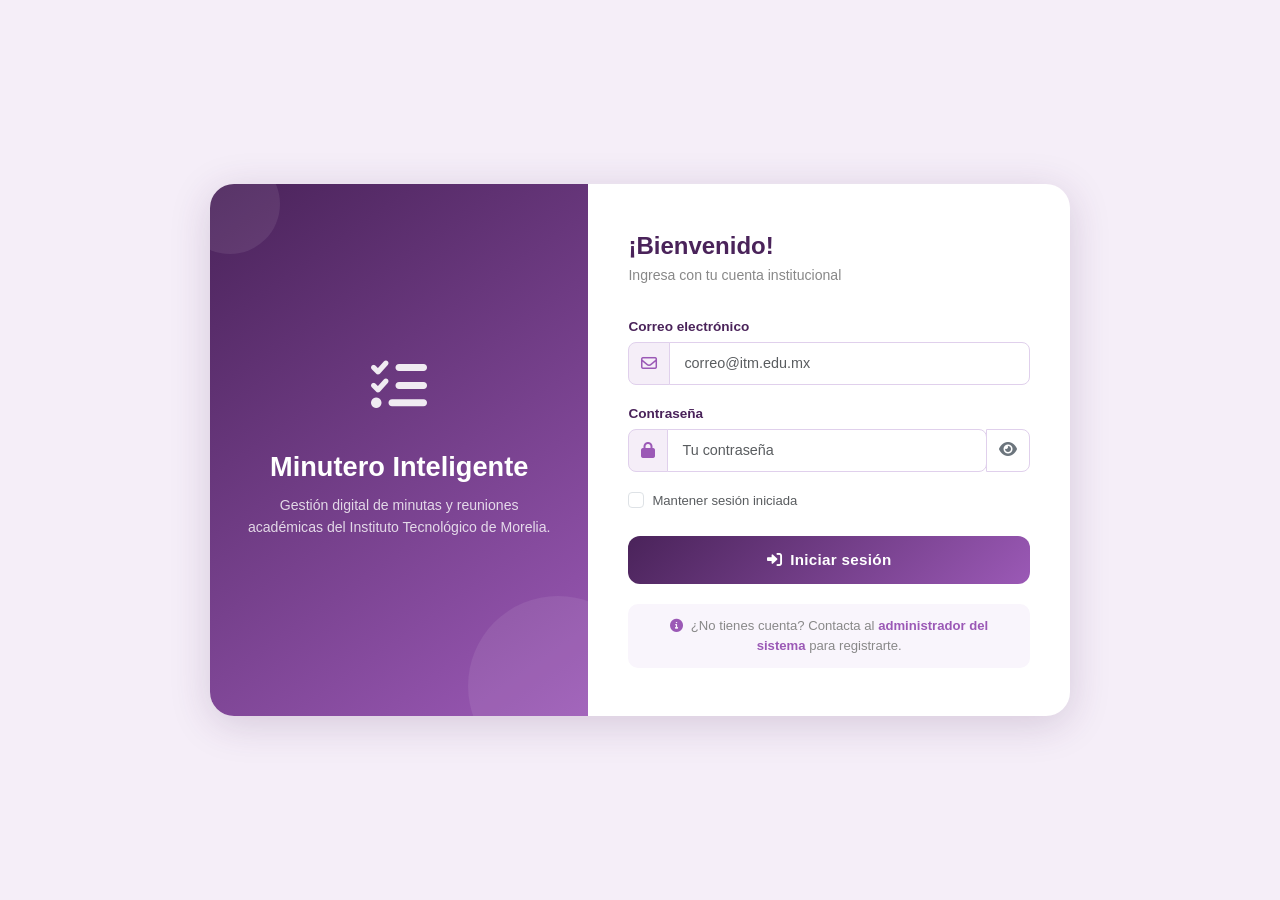
<file: login.html>
<!DOCTYPE html>
<html lang="es">
<head>
    <meta charset="UTF-8">
    <meta name="viewport" content="width=device-width, initial-scale=1.0">
    <title>Minutero Inteligente - Acceso</title>
    <link href="https://cdn.jsdelivr.net/npm/bootstrap@5.3.0/dist/css/bootstrap.min.css" rel="stylesheet">
    <link rel="stylesheet" href="https://cdnjs.cloudflare.com/ajax/libs/font-awesome/6.0.0/css/all.min.css">
    <style>
        *{box-sizing:border-box;margin:0;padding:0;}
        body{font-family:'Segoe UI',sans-serif;min-height:100vh;background:#f5eef8;
             display:flex;align-items:center;justify-content:center;padding:16px;}

        .card-login{
            background:white;border-radius:24px;overflow:hidden;
            display:flex;width:100%;max-width:860px;
            box-shadow:0 8px 40px rgba(74,35,90,.18);
        }

        /* Panel izquierdo — decorativo */
        .panel-izq{
            background:linear-gradient(145deg,#4a235a,#9b59b6);
            width:44%;flex-shrink:0;
            display:flex;flex-direction:column;
            align-items:center;justify-content:center;
            padding:48px 36px;color:white;position:relative;overflow:hidden;
        }
        .panel-izq h1{font-size:1.7rem;font-weight:800;margin-bottom:10px;line-height:1.2;}
        .panel-izq p{font-size:.88rem;opacity:.8;line-height:1.6;text-align:center;}
        .panel-izq .icon-big{font-size:3.5rem;margin-bottom:22px;opacity:.9;}
        /* burbujas decorativas */
        .burbuja{position:absolute;border-radius:50%;background:rgba(255,255,255,.08);}
        .b1{width:180px;height:180px;bottom:-60px;right:-60px;}
        .b2{width:100px;height:100px;top:-30px;left:-30px;}

        /* Panel derecho — formulario */
        .panel-der{
            flex:1;padding:48px 40px;
            display:flex;flex-direction:column;justify-content:center;
        }
        .panel-der h2{color:#4a235a;font-size:1.5rem;font-weight:700;margin-bottom:4px;}
        .panel-der .sub{color:#888;font-size:.88rem;margin-bottom:28px;}

        .form-label{font-size:.85rem;font-weight:600;color:#4a235a;margin-bottom:4px;}
        .input-group-text{background:#f5eef8;border:1px solid #e0d0ec;color:#9b59b6;}
        .form-control{border:1px solid #e0d0ec;border-radius:0 8px 8px 0 !important;
                      padding:10px 14px;font-size:.9rem;}
        .form-control:focus{border-color:#9b59b6;box-shadow:0 0 0 3px rgba(155,89,182,.15);}
        .input-group .input-group-text{border-radius:8px 0 0 8px !important;}

        .btn-login{
            background:linear-gradient(135deg,#4a235a,#9b59b6);
            color:white;border:none;border-radius:12px;
            padding:12px;font-size:.95rem;font-weight:700;
            width:100%;min-height:48px;cursor:pointer;
            transition:all .2s;letter-spacing:.3px;
        }
        .btn-login:hover{transform:translateY(-2px);box-shadow:0 6px 20px rgba(155,89,182,.35);}
        .btn-login:disabled{opacity:.6;transform:none;cursor:not-allowed;}

        .nota-admin{
            text-align:center;margin-top:20px;padding:12px 16px;
            background:#f9f5fc;border-radius:10px;
            font-size:.82rem;color:#888;
        }
        .nota-admin span{color:#9b59b6;font-weight:600;}

        #mensajeForm{border-radius:10px;font-size:.85rem;padding:10px 14px;}

        /* ── Responsive ── */
        @media(max-width:640px){
            .panel-izq{display:none;}
            .panel-der{padding:32px 24px;}
            .card-login{border-radius:18px;}
        }
        @media(max-width:380px){
            body{padding:0;}
            .card-login{border-radius:0;min-height:100vh;align-items:center;}
            .panel-der{padding:28px 18px;}
        }
    </style>
</head>
<body>

<div class="card-login">
    <!-- Panel decorativo -->
    <div class="panel-izq">
        <div class="burbuja b1"></div>
        <div class="burbuja b2"></div>
        <div class="icon-big"><i class="fas fa-tasks"></i></div>
        <h1>Minutero Inteligente</h1>
        <p>Gestión digital de minutas y reuniones académicas del Instituto Tecnológico de Morelia.</p>
    </div>

    <!-- Formulario -->
    <div class="panel-der">
        <h2>¡Bienvenido!</h2>
        <div class="sub">Ingresa con tu cuenta institucional</div>

        <form id="authForm" novalidate>
            <div class="mb-3">
                <label class="form-label">Correo electrónico</label>
                <div class="input-group">
                    <span class="input-group-text"><i class="far fa-envelope"></i></span>
                    <input type="email" class="form-control" name="correo"
                           placeholder="correo@itm.edu.mx" required autocomplete="email">
                </div>
            </div>

            <div class="mb-3">
                <label class="form-label">Contraseña</label>
                <div class="input-group">
                    <span class="input-group-text"><i class="fas fa-lock"></i></span>
                    <input type="password" class="form-control" name="password"
                           placeholder="Tu contraseña" required minlength="6"
                           autocomplete="current-password">
                    <button type="button" class="btn btn-outline-secondary"
                            style="border-color:#e0d0ec;border-radius:0 8px 8px 0 !important;"
                            onclick="togglePass(this)">
                        <i class="fas fa-eye"></i>
                    </button>
                </div>
            </div>

            <div class="mb-4">
                <div class="form-check">
                    <input type="checkbox" class="form-check-input" id="remember">
                    <label class="form-check-label text-muted" style="font-size:.82rem;" for="remember">
                        Mantener sesión iniciada
                    </label>
                </div>
            </div>

            <div id="mensajeForm" class="d-none mb-3"></div>

            <button type="submit" class="btn-login" id="submitBtn">
                <i class="fas fa-sign-in-alt me-2"></i>Iniciar sesión
            </button>
        </form>

        <!-- Nota: solo admin registra usuarios -->
        <div class="nota-admin">
            <i class="fas fa-info-circle me-1" style="color:#9b59b6;"></i>
            ¿No tienes cuenta? Contacta al
            <span>administrador del sistema</span> para registrarte.
        </div>
    </div>
</div>

<script src="js/script_login.js"></script>
<script>
function togglePass(btn) {
    const input = btn.parentElement.querySelector('input');
    const icon  = btn.querySelector('i');
    if (input.type === 'password') {
        input.type = 'text';
        icon.className = 'fas fa-eye-slash';
    } else {
        input.type = 'password';
        icon.className = 'fas fa-eye';
    }
}
</script>
</body>
</html>
</file>
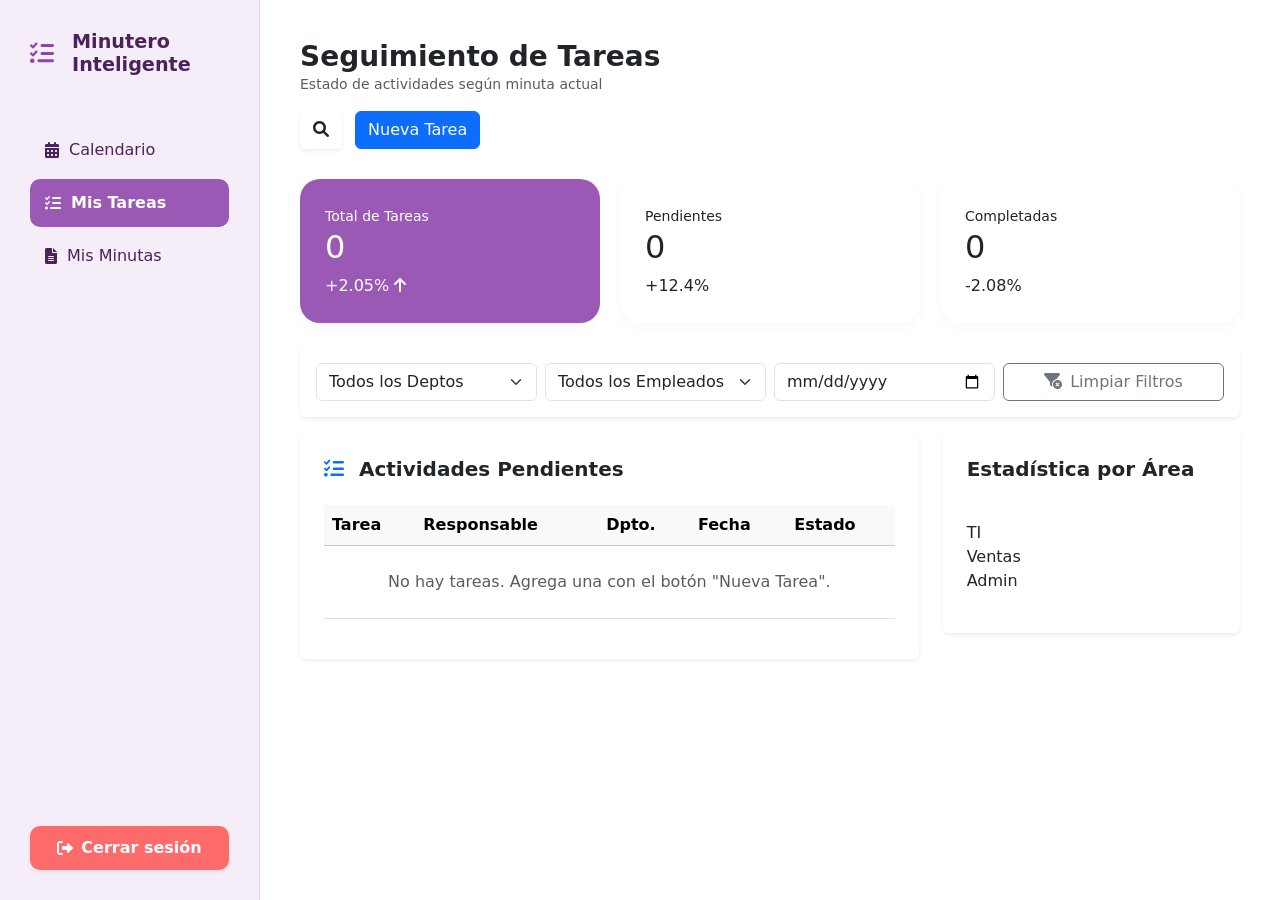
<file: nuevo_usuario.html>
<!DOCTYPE html>
<html lang="es">
<head>
    <meta charset="UTF-8">
    <meta name="viewport" content="width=device-width, initial-scale=1.0">
    <title>Nuevo Usuario - Minutero</title>
    <link href="https://cdn.jsdelivr.net/npm/bootstrap@5.3.0/dist/css/bootstrap.min.css" rel="stylesheet">
    <link rel="stylesheet" href="https://cdnjs.cloudflare.com/ajax/libs/font-awesome/6.0.0/css/all.min.css">
    <link rel="stylesheet" href="css/styles.css">
    <link rel="stylesheet" href="css/styles_nuevo_usuario.css">
    <link rel="stylesheet" href="css/responsive.css">
    <script src="js/sidebar.js"></script>
</head>
<body>
    <div class="container">
        <app-sidebar></app-sidebar>

        <main class="main-content d-flex justify-content-center align-items-center">
            <div class="form-wrapper shadow-lg p-5 bg-white rounded">
                <div class="text-center mb-4">
                    <h2 class="fw-bold"><i class="fas fa-user-plus text-primary"></i> Registrar Nuevo Usuario</h2>
                    <p class="text-muted">Ingresa los datos del colaborador</p>
                </div>
                
                <form id="formNuevoUsuario" novalidate>
                    <div class="row">
                        <div class="col-md-6 mb-4">
                            <label class="form-label fw-bold">Nombre Completo</label>
                            <input type="text" class="form-control premium-input" id="nombre" placeholder="Ej. Juan Pérez" required>
                            <div class="invalid-feedback">El nombre es obligatorio.</div>
                        </div>
                        <div class="col-md-6 mb-4">
                            <label class="form-label fw-bold">RFC</label>
                            <input type="text" class="form-control premium-input" id="rfc" placeholder="Ej. XAXX010101000" required>
                            <div class="invalid-feedback">El RFC es obligatorio.</div>
                        </div>
                    </div>
                    
                    <div class="mb-4">
                        <label class="form-label fw-bold">Correo Electrónico</label>
                        <div class="input-group">
                            <span class="input-group-text premium-addon"><i class="fas fa-envelope"></i></span>
                            <input type="email" class="form-control premium-input" id="correo" placeholder="correo@empresa.com" required>
                            <div class="invalid-feedback" id="correoError">Por favor ingresa un correo electrónico válido.</div>
                        </div>
                    </div>

                    <div class="row">
                        <div class="col-md-6 mb-4">
                            <label class="form-label fw-bold">Rol en el Sistema</label>
                            <select class="form-select premium-input" id="rol" required>
                                <option value="" disabled selected>Selecciona un rol...</option>
                                <option value="admin">Administrador</option>
                                <option value="minutero">Minutero</option>
                                <option value="empleado">Empleado</option>
                            </select>
                            <div class="invalid-feedback">Debes seleccionar un rol.</div>
                        </div>
                        <div class="col-md-6 mb-4">
                            <label class="form-label fw-bold">Teléfono (Opcional)</label>
                            <input type="tel" class="form-control premium-input" id="telefono" placeholder="10 dígitos">
                        </div>
                    </div>
                    
                    <div class="mb-4">
                            <label class="form-label fw-bold">Contraseña</label>
                            <div class="input-group">
                                <span class="input-group-text premium-addon"><i class="fas fa-lock"></i></span>
                                <input type="password" class="form-control premium-input" id="password" placeholder="Mínimo 6 caracteres" required minlength="6">
                                <div class="invalid-feedback">La contraseña es obligatoria.</div>
                            </div>
                        </div>
                        <div class="d-grid gap-2 d-md-flex justify-content-md-end mt-4 pt-3 border-top">
                        <button type="button" class="btn btn-light px-4 btn-custom" onclick="window.location.href='gestion_usuarios.html'">Cancelar</button>
                        <button type="submit" class="btn btn-primary px-5 btn-custom shadow"><i class="fas fa-save me-2"></i> Guardar Usuario</button>
                    </div>
                </form>
                
                <div id="mensajeExito" class="alert alert-success mt-4 d-none custom-alert" role="alert">
                    <i class="fas fa-check-circle me-2"></i> Usuario registrado exitosamente. Redirigiendo al catálogo...
                </div>
            </div>
        </main>
    </div>

    <script src="js/script_nuevo_usuario.js"></script>
</body>
</html>
</file>
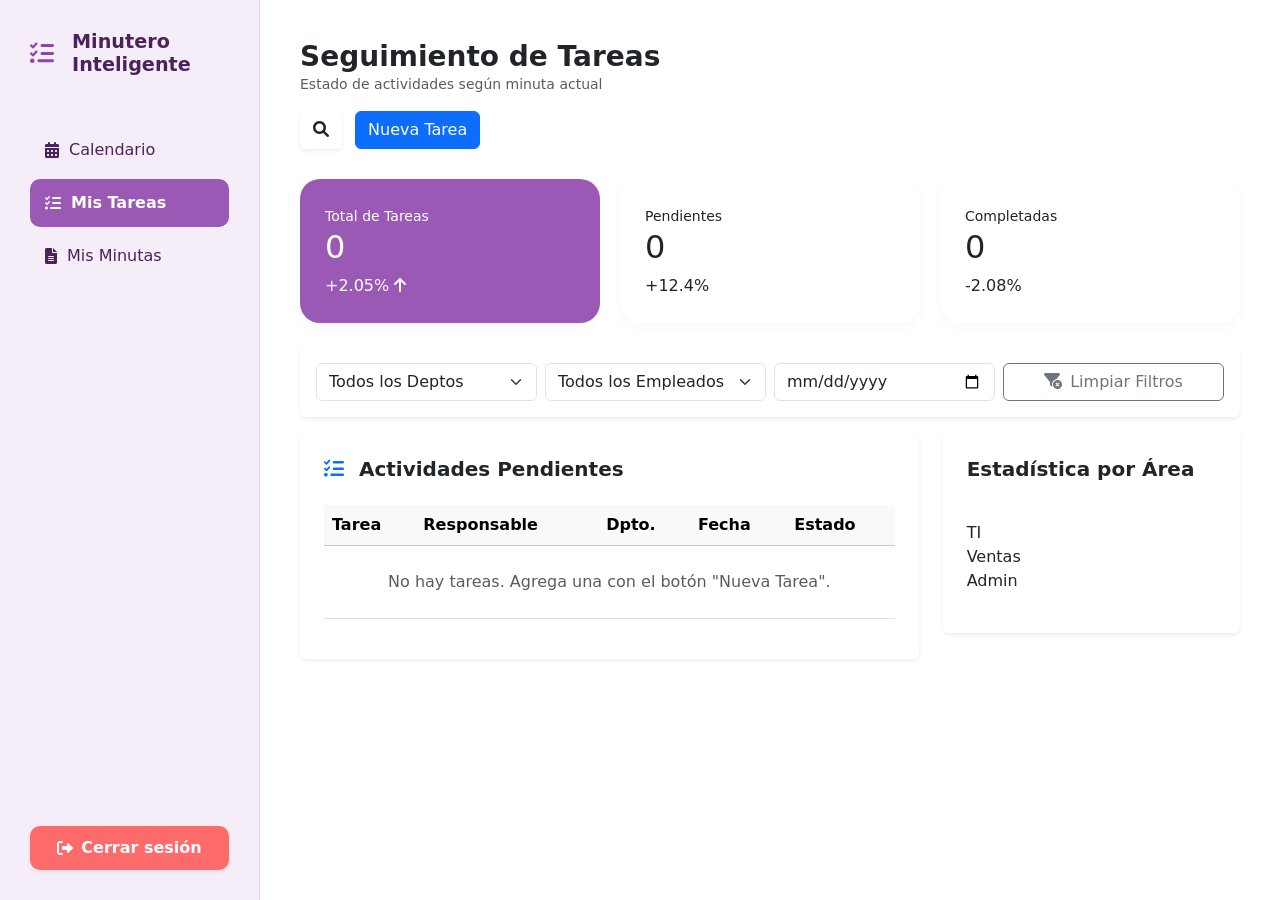
<file: seguimiento.html>
<!DOCTYPE html>
<html lang="es">
<head>
    <meta charset="UTF-8">
    <meta name="viewport" content="width=device-width, initial-scale=1.0">
    <title>Seguimiento de Actividades - Dashboard</title>
    <link href="https://cdn.jsdelivr.net/npm/bootstrap@5.3.0/dist/css/bootstrap.min.css" rel="stylesheet">
    <link rel="stylesheet" href="https://cdnjs.cloudflare.com/ajax/libs/font-awesome/6.0.0/css/all.min.css">
    <link rel="stylesheet" href="css/styles_seguimiento.css">
    <link rel="stylesheet" href="css/responsive.css">
    <script src="js/sidebar.js"></script>
</head>
<body class="bg-light">

    <div class="dashboard-wrapper">
        <app-sidebar></app-sidebar>

        <main class="main-content">
            <header class="content-header">
                <div>
                    <h1 class="h3 fw-bold mb-0">Seguimiento de Tareas</h1>
                    <p class="text-muted small">Estado de actividades según minuta actual</p>
                </div>
                <div class="header-actions">
                    <button class="btn btn-white shadow-sm me-2"><i class="fas fa-search"></i></button>
                    <button class="btn btn-primary" data-bs-toggle="modal" data-bs-target="#modalTarea">Nueva Tarea</button>
                </div>
            </header>

            <div class="metrics-grid">
                <div class="metric-card primary">
                    <span class="small">Total de Tareas</span>
                    <h2 id="total-tareas">0</h2>
                    <span class="trend">+2.05% <i class="fas fa-arrow-up"></i></span>
                </div>
                <div class="metric-card">
                    <span class="small">Pendientes</span>
                    <h2 id="pendientes-tareas">0</h2>
                    <span class="trend success">+12.4%</span>
                </div>
                <div class="metric-card">
                    <span class="small">Completadas</span>
                    <h2 id="completadas-tareas">0</h2>
                    <span class="trend danger">-2.08%</span>
                </div>
            </div>

            <div class="row mt-4">
                <div class="col-12 mb-3">
                    <div class="card shadow-sm border-0 p-3">
                        <div class="row g-2 align-items-center">
                            <div class="col-md-3">
                                <select class="form-select" id="filtroDepto">
                                    <option value="">Todos los Deptos</option>
                                    <option value="TI">TI</option>
                                    <option value="Ventas">Ventas</option>
                                    <option value="Administración">Administración</option>
                                </select>
                            </div>
                            <div class="col-md-3">
                                <select class="form-select" id="filtroEmpleado">
                                    <option value="">Todos los Empleados</option>
                                    <option value="Juan">Juan Pérez</option>
                                    <option value="Ana">Ana María</option>
                                    <option value="Carlos">Carlos Ruiz</option>
                                </select>
                            </div>
                            <div class="col-md-3">
                                <input type="date" class="form-control" id="filtroFecha">
                            </div>
                            <div class="col-md-3 text-end">
                                <button class="btn btn-outline-secondary w-100" id="btnLimpiarFiltros"><i class="fas fa-filter-circle-xmark me-2"></i>Limpiar Filtros</button>
                            </div>
                        </div>
                    </div>
                </div>
            </div>

            <div class="row">
                <div class="col-md-8">
                    <div class="card shadow-sm border-0 p-4 mb-4">
                        <h5 class="fw-bold mb-4"><i class="fas fa-list-check me-2 text-primary"></i> Actividades Pendientes</h5>
                        <div class="table-responsive">
                            <table class="table table-hover align-middle">
                                <thead class="table-light">
                                    <tr>
                                        <th>Tarea</th>
                                        <th>Responsable</th>
                                        <th>Dpto.</th>
                                        <th>Fecha</th>
                                        <th>Estado</th>
                                    </tr>
                                </thead>
                                <tbody id="tablaPendientes">
                                    <!-- Contenido dinámico -->
                                </tbody>
                            </table>
                        </div>
                    </div>
                </div>
                
                <div class="col-md-4">
                    <div class="card shadow-sm border-0 p-4 side-card">
                        <h5 class="fw-bold mb-4">Estadística por Área</h5>
                        <div class="chart-simulacion">
                            <div class="circle-chart"></div>
                            <ul class="list-unstyled mt-3">
                                <li><span class="dot ti"></span> TI</li>
                                <li><span class="dot ventas"></span> Ventas</li>
                                <li><span class="dot admin"></span> Admin</li>
                            </ul>
                        </div>
                    </div>
                </div>
            </div>
        </main>
    </div>

    <div class="modal fade" id="modalTarea" tabindex="-1" aria-hidden="true">
        <div class="modal-dialog modal-dialog-centered">
            <div class="modal-content border-0 shadow-lg">
                <div class="modal-header bg-primary text-white">
                    <h5 class="modal-title font-weight-bold">Registrar Nueva Tarea</h5>
                    <button type="button" class="btn-close btn-close-white" data-bs-dismiss="modal"></button>
                </div>
                <div class="modal-body p-4">
                    <form id="formNuevaTarea">
                        <div class="mb-3">
                            <label class="form-label fw-bold">¿Qué se debe hacer?</label>
                            <input type="text" class="form-control" id="tituloTarea" placeholder="Ejem: Revisión de Base de Datos" required>
                        </div>
                        <div class="row">
                            <div class="col-md-4 mb-3">
                                <label class="form-label fw-bold">Responsable</label>
                                <select class="form-select" id="responsableTarea">
                                    <option value="Juan">Juan Pérez</option>
                                    <option value="Ana">Ana María</option>
                                    <option value="Carlos">Carlos Ruiz</option>
                                </select>
                            </div>
                            <div class="col-md-4 mb-3">
                                <label class="form-label fw-bold">Departamento</label>
                                <select class="form-select" id="departamentoTarea">
                                    <option value="TI">TI</option>
                                    <option value="Ventas">Ventas</option>
                                    <option value="Administración">Administración</option>
                                </select>
                            </div>
                            <div class="col-md-4 mb-3">
                                <label class="form-label fw-bold">Día Exacto</label>
                                <input type="date" class="form-control" id="fechaTarea" required>
                            </div>
                        </div>
                    </form>
                </div>
                <div class="modal-footer border-0">
                    <button type="button" class="btn btn-light" data-bs-dismiss="modal">Cancelar</button>
                    <button type="button" class="btn btn-primary px-4" onclick="guardarTarea()">Guardar Tarea</button>
                </div>
            </div>
        </div>
    </div>

    <script src="https://cdn.jsdelivr.net/npm/bootstrap@5.3.0/dist/js/bootstrap.bundle.min.js"></script>
    <script src="js/script_seguimiento.js"></script>
</body>
</html>
</file>
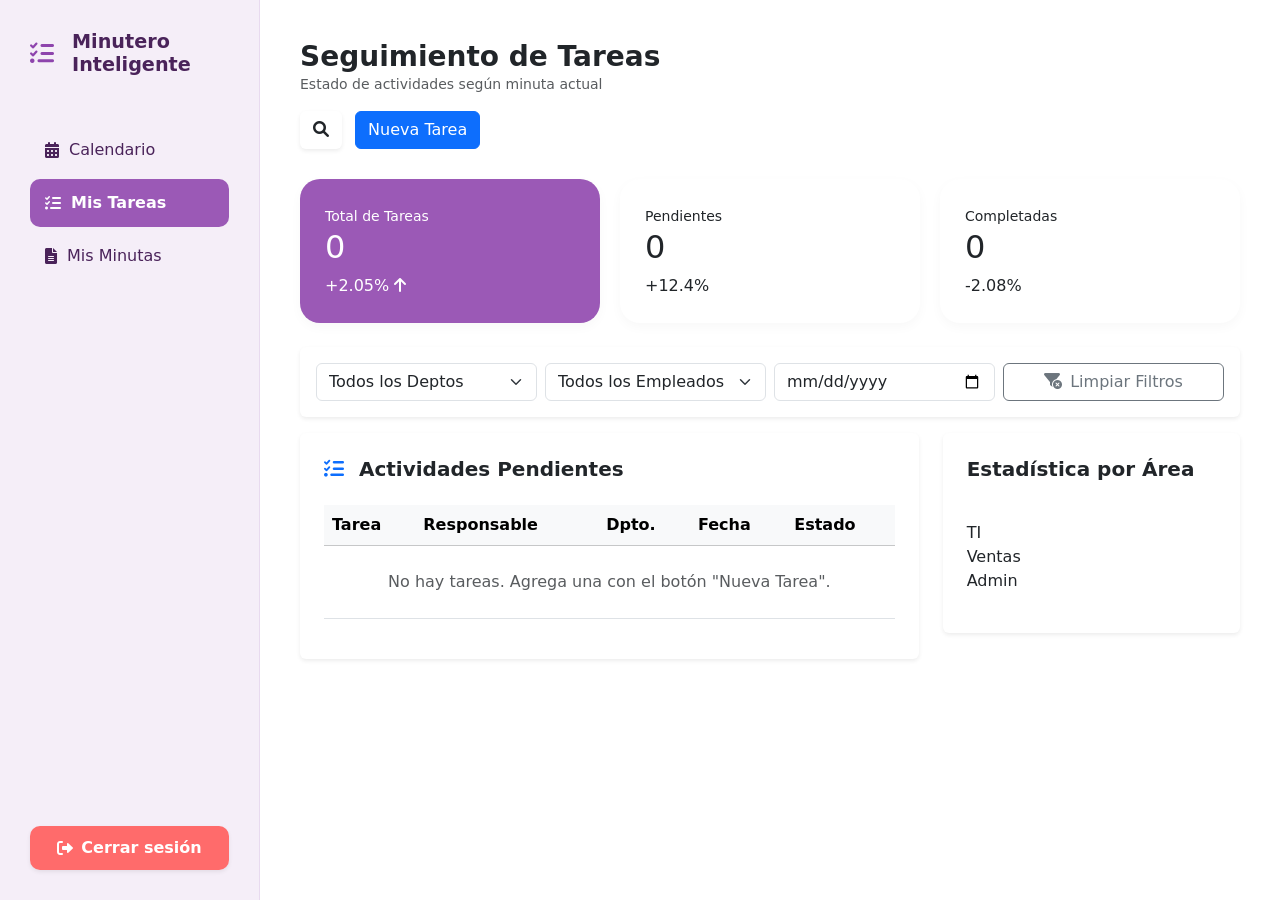
<file: tarjeta_usuario.html>
<!DOCTYPE html>
<html lang="es">
<head>
    <meta charset="UTF-8">
    <meta name="viewport" content="width=device-width, initial-scale=1.0">
    <title>Perfil de Usuario - Minutero</title>
    <link href="https://cdn.jsdelivr.net/npm/bootstrap@5.3.0/dist/css/bootstrap.min.css" rel="stylesheet">
    <link rel="stylesheet" href="https://cdnjs.cloudflare.com/ajax/libs/font-awesome/6.0.0/css/all.min.css">
    <link rel="stylesheet" href="css/side-bar.css">
    <link rel="stylesheet" href="css/responsive.css">
    <script src="js/sidebar.js"></script>
    <style>
        body { background:#f5eef8; font-family:'Segoe UI',sans-serif; }
        .prof-wrapper { display:flex; min-height:100vh; }
        .main-content { flex:1; margin-left:260px; padding:30px; }
        .profile-card { background:white; border-radius:24px; overflow:hidden; box-shadow:0 4px 24px rgba(0,0,0,.08); display:flex; min-height:500px; }
        .left-panel { width:300px; flex-shrink:0; background:linear-gradient(160deg,#4a235a,#9b59b6); color:white; padding:40px 28px; display:flex; flex-direction:column; align-items:center; }
        .avatar-ring { width:130px; height:130px; border-radius:50%; border:4px solid rgba(255,255,255,.4); overflow:hidden; margin-bottom:18px; }
        .avatar-ring img { width:100%; height:100%; object-fit:cover; }
        .u-name { font-size:1.5rem; font-weight:700; text-align:center; margin-bottom:4px; }
        .u-rol  { font-size:.85rem; opacity:.75; margin-bottom:20px; background:rgba(255,255,255,.15); padding:4px 14px; border-radius:20px; }
        .info-item { width:100%; margin-bottom:12px; }
        .info-item .lbl { font-size:.72rem; opacity:.65; text-transform:uppercase; letter-spacing:.5px; }
        .info-item .val { font-size:.9rem; font-weight:600; word-break:break-all; }
        /* teléfono editable */
        .tel-edit { display:flex; gap:6px; align-items:center; width:100%; margin-top:4px; }
        .tel-edit input { flex:1; background:rgba(255,255,255,.2); border:1px solid rgba(255,255,255,.4); border-radius:8px; padding:6px 10px; color:white; font-size:.88rem; }
        .tel-edit input::placeholder { color:rgba(255,255,255,.6); }
        .tel-edit input:focus { outline:none; background:rgba(255,255,255,.3); }
        .btn-save-tel { padding:6px 12px; border-radius:8px; border:1px solid rgba(255,255,255,.4); background:rgba(255,255,255,.2); color:white; font-size:.78rem; cursor:pointer; white-space:nowrap; transition:all .2s; }
        .btn-save-tel:hover { background:rgba(255,255,255,.35); }
        .btn-back-prof { margin-top:auto; width:100%; padding:11px; background:rgba(255,255,255,.2); color:white; border:2px solid rgba(255,255,255,.4); border-radius:12px; cursor:pointer; font-weight:600; transition:all .2s; }
        .btn-back-prof:hover { background:rgba(255,255,255,.35); }
        .right-panel { flex:1; padding:36px; display:flex; flex-direction:column; }
        .panel-title { font-size:1.1rem; font-weight:700; color:#4a235a; margin-bottom:16px; }
        .task-item { background:#f9f5fc; border-radius:10px; padding:12px 16px; margin-bottom:8px; display:flex; align-items:center; gap:12px; }
        .task-item .dot { width:10px; height:10px; border-radius:50%; flex-shrink:0; }
        .task-item .dot.pendiente   { background:#f39c12; }
        .task-item .dot.completada  { background:#27ae60; }
        .task-item .dot.en_progreso { background:#3498db; }
        .stat-box { background:#f5eef8; border-radius:12px; padding:14px; text-align:center; flex:1; }
        .stat-box .n { font-size:1.6rem; font-weight:700; color:#4a235a; }
        .stat-box .l { font-size:.75rem; color:#888; }
        .action-row { display:flex; gap:12px; margin-top:auto; padding-top:20px; }
        .btn-del-prof { flex:1; padding:11px; border-radius:12px; border:none; background:#fdecea; color:#e74c3c; font-weight:600; cursor:pointer; transition:all .2s; }
        .btn-del-prof:hover { background:#fad7d4; }
        @media(max-width:991px){ .main-content{ margin-left:0; padding:14px; } .profile-card{ flex-direction:column; } .left-panel{ width:100%; } }
    </style>
</head>
<body>
<div class="prof-wrapper">
    <app-sidebar></app-sidebar>
    <main class="main-content">
        <div class="d-flex align-items-center gap-3 mb-4">
            <button onclick="window.location.href='gestion_usuarios.html'"
                    style="background:#f5eef8;border:none;border-radius:50%;width:38px;height:38px;color:#9b59b6;cursor:pointer;">
                <i class="fas fa-arrow-left"></i>
            </button>
            <h2 class="fw-bold mb-0" style="color:#4a235a;">Perfil de Usuario</h2>
        </div>

        <div class="profile-card">
            <div class="left-panel">
                <div class="avatar-ring">
                    <img id="user-photo" src="https://ui-avatars.com/api/?name=U&background=9b59b6&color=fff&size=150" alt="Avatar">
                </div>
                <div class="u-name" id="u-nombre">Cargando...</div>
                <div class="u-rol"  id="u-rol">—</div>

                <div class="info-item">
                    <div class="lbl">RFC</div>
                    <div class="val" id="u-rfc">—</div>
                </div>
                <div class="info-item">
                    <div class="lbl">Correo</div>
                    <div class="val" id="u-correo">—</div>
                </div>
                <!-- Teléfono editable -->
                <div class="info-item">
                    <div class="lbl">Teléfono</div>
                    <div class="tel-edit">
                        <input type="tel" id="u-tel-input" placeholder="10 dígitos">
                        <button class="btn-save-tel" id="btn-guardar-tel">
                            <i class="fas fa-save me-1"></i>Guardar
                        </button>
                    </div>
                </div>
                <div class="info-item">
                    <div class="lbl">Fecha de registro</div>
                    <div class="val" id="u-fecha">—</div>
                </div>

                <button class="btn-back-prof mt-4" onclick="window.location.href='gestion_usuarios.html'">
                    <i class="fas fa-arrow-left me-2"></i>Regresar al Catálogo
                </button>
            </div>

            <div class="right-panel">
                <div class="d-flex gap-3 mb-4">
                    <div class="stat-box"><div class="n" id="stat-total">0</div><div class="l">Total Tareas</div></div>
                    <div class="stat-box"><div class="n" id="stat-pend" style="color:#f39c12;">0</div><div class="l">Pendientes</div></div>
                    <div class="stat-box"><div class="n" id="stat-comp" style="color:#27ae60;">0</div><div class="l">Completadas</div></div>
                </div>

                <div class="panel-title">
                    <i class="fas fa-tasks me-2" style="color:#9b59b6;"></i>Tareas Asignadas
                    <span id="status-tag" class="badge ms-2" style="background:#f5eef8;color:#9b59b6;font-size:.75rem;"></span>
                </div>

                <div id="tareas-container" style="flex-grow:1;overflow-y:auto;max-height:280px;">
                    <p class="text-muted small" id="msg-tareas">Buscando tareas...</p>
                </div>

                <div class="action-row">
                    <button class="btn-del-prof" id="btn-eliminar">
                        <i class="fas fa-user-times me-2"></i>Eliminar Usuario
                    </button>
                </div>
            </div>
        </div>
    </main>
</div>
<script src="https://cdn.jsdelivr.net/npm/bootstrap@5.3.0/dist/js/bootstrap.bundle.min.js"></script>
<script src="js/script_detalles_usuario.js"></script>
</body>
</html>
</file>
<file: css/side-bar.css>
.sidebar {
                width: 260px;
                background: #f5eef8;
                padding: 30px;
                display: flex;
                flex-direction: column;
                border-right: 1px solid #e8daef;
                height: 100vh;
                position: fixed;
                top: 0;
                left: 0;
                z-index: 1000;
            }
            /* Consolidación de contenedor principal para todas las páginas */
            main, .main-content {
                flex: 1;
                margin-left: 260px;
                width: calc(100% - 260px);
            }
            .sidebar-header { margin-bottom: 30px; font-weight: bold; font-size: 1.2rem; display: flex; align-items: center; }
            .logo-icon { font-size: 1.5rem; color: #8e44ad; margin-right: 10px; }
            .logo-text { color: #4a235a; }
            .nav-menu { list-style: none; padding: 0; margin-top: 20px; width: 100%; }
            .nav-item { padding: 12px 15px; border-radius: 10px; margin-bottom: 5px; transition: 0.3s; }
            .nav-item a { text-decoration: none; color: #4a235a; font-weight: 500; display: flex; align-items: center; gap: 10px; }
            .nav-item:hover { background-color: #e8daef; }
            .nav-item.active { background-color: #9b59b6 !important; }
            .nav-item.active a { color: white !important; font-weight: bold; }
            
            @keyframes spin-slow {
                0% { transform: rotate(0deg); }
                100% { transform: rotate(360deg); }
            }
            .spin-icon {
                display: inline-block;
                animation: spin-slow 4s linear infinite;
                margin-left: 8px;
                color: #8e44ad;
            }
</file>
<file: css/responsive.css>
/* ============================================================
   responsive.css — Minutero Inteligente
   Diseño móvil-primero, limpio y espaciado
   ============================================================ */

:root {
    --sidebar-w: 260px;
    --purple:    #4a235a;
    --purple2:   #9b59b6;
    --lilac:     #f5eef8;
}

/* ═══════════════════════════════════════════════════════════
   DESKTOP — sidebar fijo lateral
   ═══════════════════════════════════════════════════════════ */
@media (min-width: 992px) {
    .sidebar { width:var(--sidebar-w); position:fixed; top:0; left:0; height:100vh; overflow-y:auto; z-index:1000; }
    .main-content, main.main-content,
    .form-wrapper, .dash-wrapper > main,
    .cal-wrapper > main, .rep-wrapper > main,
    .prof-wrapper > main, .cat-wrapper > main,
    .det-wrapper > main {
        margin-left: var(--sidebar-w) !important;
        width: calc(100% - var(--sidebar-w)) !important;
    }
}

/* ═══════════════════════════════════════════════════════════
   MÓVIL & TABLET — sidebar top-bar con hamburguesa
   ═══════════════════════════════════════════════════════════ */
@media (max-width: 991px) {

    app-sidebar { display:block; position:sticky; top:0; z-index:1100; width:100%; }

    .sidebar {
        width:100% !important; height:auto !important;
        position:static !important;
        padding:10px 16px !important;
        border-right:none !important;
        border-bottom:2px solid #e8daef !important;
        box-shadow:0 2px 10px rgba(74,35,90,.1);
    }

    .sidebar-header {
        display:flex !important; align-items:center;
        justify-content:space-between; margin-bottom:0 !important; width:100%;
    }

    /* Menú colapsado por defecto */
    .sidebar .nav-menu { display:none !important; flex-direction:column !important; width:100%; margin-top:8px !important; gap:2px !important; }
    .sidebar.nav-open .nav-menu { display:flex !important; }
    .sidebar .nav-item { padding:10px 12px !important; border-radius:8px; margin-bottom:2px !important; }
    .sidebar .nav-item a { font-size:.88rem; }
    .sidebar > div:last-child { margin-top:8px !important; padding-top:8px !important; width:100%; }

    /* Contenido principal sin margen */
    .main-content, main.main-content,
    .form-wrapper, .dash-wrapper > main,
    .cal-wrapper > main, .rep-wrapper > main,
    .prof-wrapper > main, .cat-wrapper > main,
    .det-wrapper > main {
        margin-left:0 !important; width:100% !important; padding:14px !important;
    }

    .dash-wrapper, .cal-wrapper, .rep-wrapper,
    .prof-wrapper, .cat-wrapper, .det-wrapper { flex-direction:column !important; }
}

/* Botón hamburguesa */
.btn-hamburguesa {
    display:none;
    background:var(--lilac); border:1.5px solid #e8daef;
    border-radius:8px; padding:7px 12px;
    cursor:pointer; color:var(--purple); font-size:1rem;
    align-items:center; gap:6px; min-height:40px;
}
@media (max-width:991px) { .btn-hamburguesa { display:inline-flex; } }

/* ═══════════════════════════════════════════════════════════
   DASHBOARD
   ═══════════════════════════════════════════════════════════ */
@media (max-width:991px) {
    #clock-time { font-size:2rem !important; }
    #clock-date { font-size:.75rem !important; }
    .clock-card { padding:18px 20px !important; }
    .metric-box .num { font-size:1.8rem; }
    .metric-box { padding:16px; }
    .bar-wrap { height:70px !important; }
    .quick-btn { padding:14px 10px; }
    .quick-btn i { font-size:1.3rem; }
    .section-card { padding:16px; }
}

@media (max-width:480px) {
    #clock-time { font-size:1.6rem !important; }
    .metric-box .num { font-size:1.5rem; }
    /* Métricas 2×2 */
    .row.g-3 > .col-6.col-lg-3 { flex:0 0 50%; max-width:50%; }
    /* Accesos rápidos 2×2 */
    .row.g-3 > .col-6.col-md-3 { flex:0 0 50%; max-width:50%; }
}

/* ═══════════════════════════════════════════════════════════
   FORMULARIO NUEVA MINUTA
   ═══════════════════════════════════════════════════════════ */
@media (max-width:991px) {
    .form-wrapper { padding:12px !important; }
    .paso1-header { flex-direction:column; gap:10px; }
    .paso1-header .fields { flex-direction:column; gap:8px; width:100%; }
    #btnSolicitarToken { width:100%; justify-content:center; }
    .token-input { width:100% !important; font-size:1.5rem !important; letter-spacing:6px !important; }
    .token-box .d-flex { flex-direction:column !important; align-items:stretch !important; gap:10px !important; }
    #btnVerificarToken { width:100%; justify-content:center; }
    .rec-bar { padding:12px 14px !important; gap:10px !important; }
    #btnMic { width:44px !important; height:44px !important; font-size:1.1rem !important; }
    .rec-btn { padding:6px 10px !important; font-size:.76rem !important; }
}

@media (max-width:576px) {
    .form-wrapper { padding:10px !important; }
    .section-card { padding:14px 12px; border-radius:12px; }
    .section-title { font-size:.88rem; }
    .mini-table { font-size:.8rem; }
    .mini-table th { padding:7px 6px; font-size:.75rem; }
    .mini-table td { padding:4px 5px; }
    .mini-table input { padding:4px 6px; font-size:.82rem; }
    /* Ocultar col descripción en tabla temas */
    .mini-table#tablaTemas th:nth-child(3),
    .mini-table#tablaTemas td:nth-child(3) { display:none; }
    .btn-accion { width:100%; justify-content:center; padding:11px; }
    h1.page-title { font-size:1.1rem !important; }
}

/* ═══════════════════════════════════════════════════════════
   SEGUIMIENTO
   ═══════════════════════════════════════════════════════════ */
@media (max-width:991px) {
    /* Ocultar columna departamento */
    .table th:nth-child(3),
    .table td:nth-child(3) { display:none; }
}
@media (max-width:576px) {
    /* Ocultar también fecha */
    .table th:nth-child(4),
    .table td:nth-child(4) { display:none; }
    /* Cards compactas de métrica */
    #total-tareas, #pendientes-tareas, #completadas-tareas { font-size:1.4rem; }
}

/* ═══════════════════════════════════════════════════════════
   CALENDARIO
   ═══════════════════════════════════════════════════════════ */
@media (max-width:991px) {
    .cal-header { flex-direction:column !important; gap:10px !important; padding:12px !important; }
    .cal-header > div:last-child { width:100%; justify-content:space-between; }
    .cal-grid { gap:3px !important; }
    .cal-day { min-height:56px !important; padding:4px 3px !important; }
    .day-header { font-size:.65rem !important; padding:6px 2px !important; }
    .day-num { font-size:.7rem !important; }
    .task-pill { font-size:.62rem !important; padding:1px 4px !important; }
    .today-badge { width:20px; height:20px; font-size:.72rem; }
}
@media (max-width:480px) {
    .cal-day { min-height:44px !important; }
    /* Solo punto indicador en vez de texto */
    .task-pill { display:none; }
    .cal-day:has(.task-pill)::after {
        content:''; display:block; width:6px; height:6px;
        background:var(--purple2); border-radius:50%; margin:2px auto 0;
    }
    .day-header { font-size:.6rem !important; }
}

/* ═══════════════════════════════════════════════════════════
   REPORTES / HISTORIAL
   ═══════════════════════════════════════════════════════════ */
@media (max-width:991px) {
    .top-card { flex-direction:column !important; gap:12px !important; align-items:flex-start !important; }
    .top-card .d-flex { flex-wrap:wrap; gap:8px; width:100%; }
    .metric-pill { padding:10px 16px !important; }
    .metric-pill .num { font-size:1.4rem !important; }
    /* Filtros en columna */
    .table-card .row.g-2 > * { flex:0 0 100% !important; max-width:100% !important; }
    /* Ocultar columna Tipo */
    .table th:nth-child(5), .table td:nth-child(5) { display:none; }
    .btn-icon { width:28px !important; height:28px !important; }
}
@media (max-width:576px) {
    /* Ocultar Área */
    .table th:nth-child(3), .table td:nth-child(3) { display:none; }
    .id-badge { font-size:.72rem !important; padding:2px 7px !important; }
}

/* ═══════════════════════════════════════════════════════════
   CATÁLOGO DE USUARIOS
   ═══════════════════════════════════════════════════════════ */
@media (max-width:991px) {
    .catalogo-grid { gap:12px !important; justify-content:center !important; }
    .user-card-cat { width:155px !important; padding:14px 10px !important; }
    .avatar-cat { width:68px !important; height:68px !important; margin-bottom:8px !important; }
}
@media (max-width:400px) {
    .user-card-cat { width:calc(50% - 8px) !important; }
}

/* ═══════════════════════════════════════════════════════════
   PERFIL DE USUARIO
   ═══════════════════════════════════════════════════════════ */
@media (max-width:991px) {
    .profile-card { flex-direction:column !important; }
    .left-panel { width:100% !important; padding:24px 20px !important; border-radius:16px 16px 0 0 !important; }
    .right-panel { padding:18px 16px !important; }
    .stat-box .n { font-size:1.3rem; }
    .action-row { flex-direction:column !important; gap:10px !important; }
    .btn-del-prof { width:100%; }
    .avatar-ring { width:100px !important; height:100px !important; }
}

/* ═══════════════════════════════════════════════════════════
   DETALLE DE TAREA
   ═══════════════════════════════════════════════════════════ */
@media (max-width:767px) {
    .row.g-4 > .col-md-8,
    .row.g-4 > .col-md-4 { flex:0 0 100% !important; max-width:100% !important; }
    .estado-btn { padding:13px !important; font-size:.88rem !important; }
    .info-box { padding:10px 12px; }
}

/* ═══════════════════════════════════════════════════════════
   FIRMA DE MINUTA
   ═══════════════════════════════════════════════════════════ */
@media (max-width:576px) {
    .firma-card { border-radius:0 !important; min-height:100vh; }
    .card-header-firma { padding:16px !important; }
    .card-body-firma { padding:16px !important; }
    .steps::before { left:16%; right:16%; }
    .token-display { font-size:1.6rem; letter-spacing:4px; }
}

/* ═══════════════════════════════════════════════════════════
   NUEVO USUARIO
   ═══════════════════════════════════════════════════════════ */
@media (max-width:767px) {
    .col-md-6, .col-md-4, .col-md-3 {
        flex:0 0 100% !important; max-width:100% !important;
    }
}

/* ═══════════════════════════════════════════════════════════
   UTILIDADES GLOBALES MÓVIL
   ═══════════════════════════════════════════════════════════ */
@media (max-width:576px) {
    /* Tipografía base */
    body { font-size:14px; }

    /* Tarjetas */
    .section-card, .detail-card { border-radius:12px; }

    /* Botones pill */
    .btn.rounded-pill { padding:8px 16px !important; font-size:.84rem !important; }

    /* Badges */
    .badge { font-size:.7rem !important; }

    /* Espaciado entre secciones */
    .mb-4 { margin-bottom:1rem !important; }

    /* Inputs más fáciles de tocar */
    .form-control, .form-select {
        min-height:42px;
        font-size:.88rem !important;
    }
}

/* Touch targets mínimo 44px */
@media (max-width:991px) {
    .btn-ver, .btn-nav, .btn-icon, .btn-save-tel,
    .estado-btn, .nav-item a, .btn-accion,
    .btn-hamburguesa { min-height:44px; }
    .nav-item a { display:flex; align-items:center; }
}

/* ═══════════════════════════════════════════════════════════
   PRINT
   ═══════════════════════════════════════════════════════════ */
@media print {
    .sidebar, app-sidebar, .btn-hamburguesa,
    .btn-accion, #bloqueoOverlay { display:none !important; }
    .main-content { margin-left:0 !important; width:100% !important; }
}
</file>
<file: css/styles.css>
:root {
    --primary: #9b59b6;
    --primary-blue: #9b59b6;
    --primary-green: #8e44ad;
    --primary-orange: #c39bd3;
    --dark-bg: #4a235a;
    --light-bg: #ffffff;
    --text-dark: #4a235a;
}

* {
    margin: 0;
    padding: 0;
    box-sizing: border-box;
}

body {
    font-family: 'Segoe UI', Tahoma, Geneva, Verdana, sans-serif;
    background-color: #ffffff !important;
}

.container {
    display: flex;
    min-height: 100vh;
}



.main-content {
    flex: 1;
    padding: 20px;
}

.top-bar {
    display: flex;
    justify-content: space-between;
    align-items: center;
    padding-bottom: 20px;
}

.cards-container {
    display: grid;
    grid-template-columns: repeat(auto-fit, minmax(300px, 1fr));
    gap: 20px;
    margin-bottom: 30px;
}

.card {
    padding: 30px;
    border-radius: 15px;
    color: white;
    box-shadow: 0 4px 15px rgba(0,0,0,0.1); 
}

.card-blue { background:  #522969 }
.card-green { background: #824D69}
.card-orange { background: #2A114B }
.btn-card {
    margin-top: 35px;
    padding: 10px 20px;
    border: 1px solid white;
    background: rgba(255,255,255,0.2);
    color: white;
    border-radius: 5px;
    cursor: pointer;
}

.btn-card1 {
    margin-top: 55px;
    padding: 10px 20px;
    border: 1px solid white;
    background: rgba(255,255,255,0.2);
    color: white;
    border-radius: 5px;
    cursor: pointer;
}

.btn-card2 {
    margin-top: 55px;
    padding: 10px 20px;
    border: 1px solid white;
    background: rgba(255,255,255,0.2);
    color: white;
    border-radius: 5px;
    cursor: pointer;
}

.table-section {
    background: white;
    border-radius: 12px;
    padding: 25px;
    box-shadow: 0 2px 10px rgba(0,0,0,0.05);
}

table {
    width: 100%;
    border-collapse: collapse;
    margin-top: 20px;
}

th {
    text-align: left;
    color: #95a5a6;
    padding: 15px;
    border-bottom: 1px solid #eee;
}

td {
    padding: 15px;
    border-bottom: 1px solid #eee;
}

@media (max-width: 768px) {
    .container { flex-direction: column; }
    .sidebar { width: 100%; min-height: auto; }
}
</file>
<file: css/styles_nuevo_usuario.css>
/* Premium styles for the New User Form */

.form-wrapper {
    max-width: 800px;
    width: 100%;
    border-radius: 20px !important;
    border: none;
    background: #ffffff;
    box-shadow: 0 15px 35px rgba(0,0,0,0.05) !important;
}

.premium-input {
    border-radius: 10px;
    padding: 12px 15px;
    border: 1px solid #e0e0e0;
    transition: all 0.3s ease;
    background-color: #f8f9fb;
}

.premium-input:focus {
    background-color: #ffffff;
    border-color: #9b59b6;
    box-shadow: 0 0 0 0.25rem rgba(155, 89, 182, 0.25);
}

.premium-addon {
    border-radius: 10px 0 0 10px;
    background-color: #f8f9fb;
    border: 1px solid #e0e0e0;
    border-right: none;
    color: #6c757d;
}

.input-group > .premium-input {
    border-radius: 0 10px 10px 0;
}

.input-group > .premium-input:focus {
    border-color: #9b59b6;
    z-index: 3;
}

.input-group:focus-within .premium-addon {
    border-color: #9b59b6;
    color: #9b59b6;
}

.btn-custom {
    border-radius: 10px;
    padding: 12px 20px;
    font-weight: 600;
    transition: all 0.3s;
}

.btn-primary.btn-custom {
    background: linear-gradient(135deg, #c39bd3 0%, #9b59b6 100%);
    border: none;
}

.btn-primary.btn-custom:hover {
    transform: translateY(-2px);
    box-shadow: 0 8px 15px rgba(155, 89, 182, 0.4) !important;
}

.btn-light.btn-custom {
    background: #f1f3f5;
    border: 1px solid #e9ecef;
    color: #495057;
}

.btn-light.btn-custom:hover {
    background: #e9ecef;
}

.custom-alert {
    border-radius: 10px;
    border-left: 5px solid #28a745;
    animation: slideInUp 0.5s ease forwards;
}

@keyframes slideInUp {
    from { opacity: 0; transform: translateY(20px); }
    to { opacity: 1; transform: translateY(0); }
}

.form-label {
    color: #495057;
    font-size: 0.95rem;
}
</file>
<file: css/styles_seguimiento.css>
:root {
    --primary: #9b59b6;
    --bg-main: #ffffff;
    --sidebar-bg: #f5eef8;
}

.dashboard-wrapper {
    display: flex;
    min-height: 100vh;
}



/* Contenido */
.main-content {
    flex: 1;
    padding: 40px;
    background: var(--bg-main);
}

.metrics-grid {
    display: grid;
    grid-template-columns: repeat(auto-fit, minmax(200px, 1fr));
    gap: 20px;
    margin-top: 30px;
}

.metric-card {
    background: white;
    padding: 25px;
    border-radius: 20px;
    box-shadow: 0 4px 12px rgba(0,0,0,0.03);
}

.metric-card.primary {
    background: var(--primary);
    color: white;
}

/* Calendario Grid (7 columnas como pide el diseño) */
.calendar-grid {
    display: grid;
    grid-template-columns: repeat(7, 1fr);
    gap: 10px;
}

.upgrade-card {
    background: #2d3436;
    color: white;
    padding: 20px;
    border-radius: 15px;
    margin-top: auto;
    font-size: 0.8rem;
}

.btn-upgrade {
    background: var(--primary);
    color: white;
    border: none;
}
</file>
